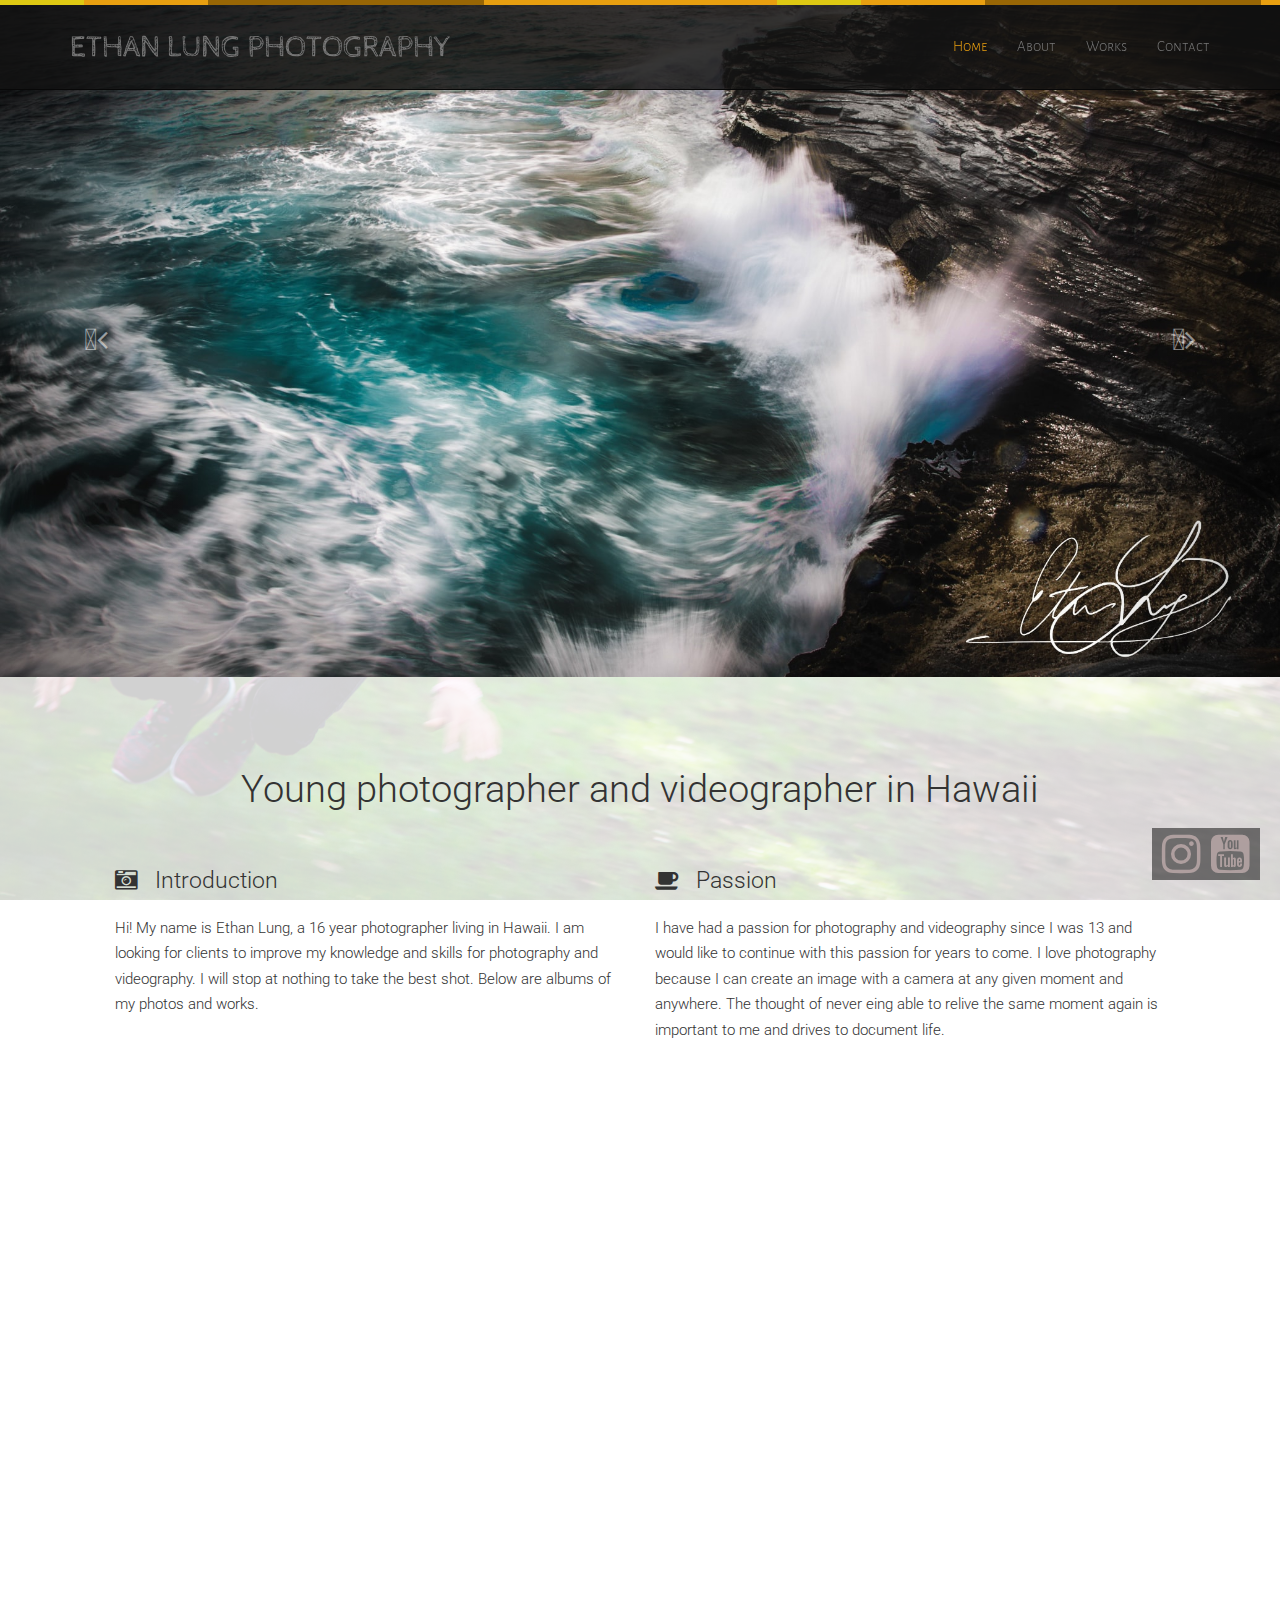
<file: index.html>
<!DOCTYPE html>
<html lang="en">
<head>
<meta charset="UTF-8" />
<meta http-equiv="Content-Type" content="text/html; charset=utf-8" />
<meta name="viewport" content="width=device-width, initial-scale=1, maximum-scale=1, user-scalable=no">
<title>Ethan Lung Photography</title>

<!-- Google fonts -->
<link href='http://fonts.googleapis.com/css?family=Roboto:400,300,700,100' rel='stylesheet' type='text/css'>
<link href='https://fonts.googleapis.com/css?family=Alegreya+Sans+SC:400,300,100' rel='stylesheet' type='text/css'>
<link href='https://fonts.googleapis.com/css?family=Cabin+Sketch' rel='stylesheet' type='text/css'>

<!-- font awesome -->
<link href="//maxcdn.bootstrapcdn.com/font-awesome/4.2.0/css/font-awesome.min.css" rel="stylesheet">

<!-- bootstrap -->
<link rel="stylesheet" href="assets/bootstrap/css/bootstrap.min.css" />

<!-- animate.css -->
<link rel="stylesheet" href="assets/animate/animate.css" />

<!-- gallery -->
<link rel="stylesheet" href="assets/gallery/blueimp-gallery.min.css">

<!-- favicon -->
<link rel="shortcut icon" href="images/favicon.ico" type="image/x-icon">
<link rel="icon" href="images/favicon.ico" type="image/x-icon">
    
<link rel="stylesheet" href="assets/custom.css">
<link rel="stylesheet" href="assets/style.css">
<link rel="stylesheet" href="assets/index.css" />
</head>

<body>
    <div id="background-overlay">
    <div class="topbar animated fadeInLeftBig"></div>
    <!-- Header Starts -->
    <div class="navbar-wrapper">
        <div class="container">
            <div class="navbar navbar-inverse navbar-fixed-top" role="navigation" id="top-nav">
                <div class="container">
                    <div class="navbar-header">
                        <!-- Logo Starts -->
                        <a class="navbar-brand" href="index.html">ETHAN LUNG PHOTOGRAPHY</a>
                        <!-- #Logo Ends -->
                        <button type="button" class="navbar-toggle collapsed" data-toggle="collapse" data-target=".navbar-collapse">
                            <span class="sr-only">Toggle navigation</span>
                            <span class="icon-bar"></span>
                            <span class="icon-bar"></span>
                            <span class="icon-bar"></span>
                        </button>
                    </div>
                    <!-- Nav Starts -->
                    <div class="navbar-collapse collapse">
                        <ul class="nav navbar-nav navbar-right scroll" id="navContainer">
                            <li id="navbarHome"><a href="#home">Home</a></li>
                            <li id="navbarAbout"><a href="#about">About</a></li>
                            <li id="navbarWorks"><a href="#works">Works</a></li>
                            <li id="navbarContact"><a href="#contact">Contact</a></li>
                        </ul>
                    </div>
                    <!-- #Nav Ends -->
                </div>
            </div>
        </div>
    </div>
<!-- #Header Starts -->




<div id="home">
<!-- Slider Starts -->
<div id="myCarousel" class="carousel slide banner-slider animated bounceInDown" data-ride="carousel">     
      <div class="carousel-inner">
        <!-- Item 1 -->
        <div class="item active">
          <img src="images/back1.jpg" alt="banner">
        </div>
        <!-- #Item 1 -->

        <!-- Item 1 -->
        <div class="item">
          <img src="images/back2.jpg" alt="banner">
        </div>
        <!-- #Item 1 -->

        <!-- Item 1 -->
        <div class="item">
          <img src="images/back3.jpg" alt="banner">
        </div>
        <!-- #Item 1 -->

        <!-- Item 1 -->
        <div class="item">
          <img src="images/back4.jpg" alt="banner">
        </div>
        <!-- #Item 1 -->
      </div>
      <a class="left carousel-control" href="#myCarousel" data-slide="prev"><span class="glyphicon-chevron-left"><i class="fa fa-angle-left"></i></span></a>
      <a class="right carousel-control" href="#myCarousel" data-slide="next"><span class="glyphicon-chevron-right"><i class="fa fa-angle-right"></i></span></a>
    </div>
<!-- #Slider Ends -->
</div>









<!-- Cirlce Starts -->
<div id="about"  class="container spacer about">
<h2 class="text-center wowload fadeInUp">Young photographer and videographer in Hawaii</h2>  
  <div class="row">
  <div class="col-sm-6 wowload fadeInLeft">
    <h4><i class="fa fa-camera-retro"></i> Introduction </h4>
    <p>Hi! My name is Ethan Lung, a 16 year photographer living in Hawaii. I am looking for clients to improve my knowledge and skills for photography and videography. I will stop at nothing to take the best shot. Below are albums of my photos and works.</p>
    

  </div>
  <div class="col-sm-6 wowload fadeInRight">
  <h4><i class="fa fa-coffee"></i> Passion</h4>
  <p>I have had a passion for photography and videography since I was 13 and would like to continue with this passion for years to come. I love photography because I can create an image with a camera at any given moment and anywhere. The thought of never eing able to relive the same moment again is important to me and drives to document life.</p>    
  </div>
  </div>

  <div class="services">
  <h3 class="text-center wowload fadeInUp">Skills</h3>
	<ul class="row text-center list-inline  wowload bounceInUp">
   		<li>
            <span><i class="fa fa-camera-retro"></i><b>Photography</b></span>
        </li>
        <li>
            <span><i class="fa fa-video-camera"></i><b>Videography</b></span>
        </li>
        <li>
            <span><i class="fa fa-film"></i><b>Editing</b></span>
        </li>
        <li>
            <span><i class="fa fa-umbrella"></i><b>Travel</b></span>
        </li>        
        <li>
            <span><i class="fa fa-heart-o"></i><b>Wedding</b></span>
        </li>
  	</ul>
  </div>
</div>
<!-- #Cirlce Ends -->


<!-- works -->
<div id="works"  class=" clearfix grid"> 
    <figure class="effect-oscar wowload fadeInUp">
        <img src="images/natureCover.jpg" alt="img01"/>
        <figcaption>
            <h2>Nature</h2>
            <p>The wonderous outdoors<br>
            <a href="nature.html" title="1">View more</a></p>        
        </figcaption>
    </figure>
     <figure class="effect-oscar wowload fadeInUp">
        <img src="images/peopleCover.jpg" alt="img02"/>
        <figcaption>
            <h2>People</h2>
            <p>Friends, family, and weddings<br>
            <a href="people.html" title="1">View more</a></p>            
        </figcaption>
    </figure>
     <figure class="effect-oscar wowload fadeInUp">
        <img src="images/locationsCover.jpg" alt="img03"/>
        <figcaption>
            <h2>Locations</h2>
            <p>Places and landmarks I encounter in my journey<br>
            <a href="locations.html" title="1">View more</a></p>            
        </figcaption>
    </figure>
</div>
<!-- works -->


<!-- About Starts -->
<div class="highlight-info">
<div class="overlay spacer">
<div class="container">
<div class="row text-center wowload fadeInDownBig">
	<div class="col-sm-3 col-xs-6">
	<i class="fa fa-smile-o  fa-5x"></i><h4>Friendly</h4>
	</div>
	<div class="col-sm-3 col-xs-6">
	<i class="fa fa-rocket  fa-5x"></i><h4>Determined</h4>
	</div>
	<div class="col-sm-3 col-xs-6">
	<i class="fa fa-picture-o  fa-5x"></i><h4>50 Photos</h4>
	</div>
	<div class="col-sm-3 col-xs-6">
	<i class="fa fa-map-marker fa-5x"></i><h4>Oahu, Hawaii</h4>
	</div>
</div>
</div>
</div>
</div>
<!-- About Ends -->








<div id="contact" class="spacer">
<!--Contact Starts-->
<div class="container contactform center">
<h2 class="text-center  wowload fadeInUp">Contact Me</h2>
  <div class="row wowload fadeInLeftBig">
        <div class="col-sm-6 col-sm-offset-3 col-xs-12">
            <form target="_blank" action="https://formspree.io/ethanlungphotography@gmail.com" method="POST">
              <input type="text" placeholder="Name" name="Name">
              <input type="text" placeholder="Contact Email" name="Email" id="email-input">
              <textarea rows="5" placeholder="Message" name="Message"></textarea>
              <button id="actual-send" style="display: none;"><i class="fa fa-paper-plane"></i>Send</button>
            </form>
            <button class="btn btn-primary" onclick="verify()"><i class="fa fa-paper-plane"></i>Send</button>
        </div>
  </div>



</div>
</div>
<!--Contact Ends-->



<!-- Footer Starts -->
<div class="footer text-center spacer">
</div>
<!-- # Footer Ends -->
<div class="gototop wowload fadeInUp">
    <div class="float-left instagram-thing">
        <a href="https://www.instagram.com/ethanlung/?hl=en" target="_blank"><i id="instagram" class="fa fa-instagram fa-3x"></i></a>
    </div>
    <div class="float-left youtube-thing">
        <a href="https://www.youtube.com/channel/UC-yUJgDILtUagpOP1qmYMfw" target="_blank"><i id="youtube" class="fa fa-youtube-square fa-3x"></i></a>
    </div>
</div>


<!-- The Bootstrap Image Gallery lightbox, should be a child element of the document body -->
<div id="blueimp-gallery" class="blueimp-gallery blueimp-gallery-controls">
    <!-- The container for the modal slides -->
    <div class="slides"></div>
    <!-- Controls for the borderless lightbox -->
    <h3 class="title">Title</h3>
    <a class="prev">‹</a>
    <a class="next">›</a>
    <a class="close">×</a>
    <!-- The modal dialog, which will be used to wrap the lightbox content -->    
</div>

    </div>
<!-- jquery -->
<script src="assets/jquery.js"></script>

<!-- wow script -->
<script src="assets/wow/wow.min.js"></script>


<!-- boostrap -->
<script src="assets/bootstrap/js/bootstrap.js" type="text/javascript" ></script>

<!-- jquery mobile -->
<script src="assets/mobile/touchSwipe.min.js"></script>
<script src="assets/respond/respond.js"></script>

<!-- gallery -->
<script src="assets/gallery/jquery.blueimp-gallery.min.js"></script>

<!-- custom script -->
<script src="assets/navbarScrollHelp/lib/jquery.waypoints.js"></script>
<script src="assets/script.js"></script>

</body>
</html>
</file>
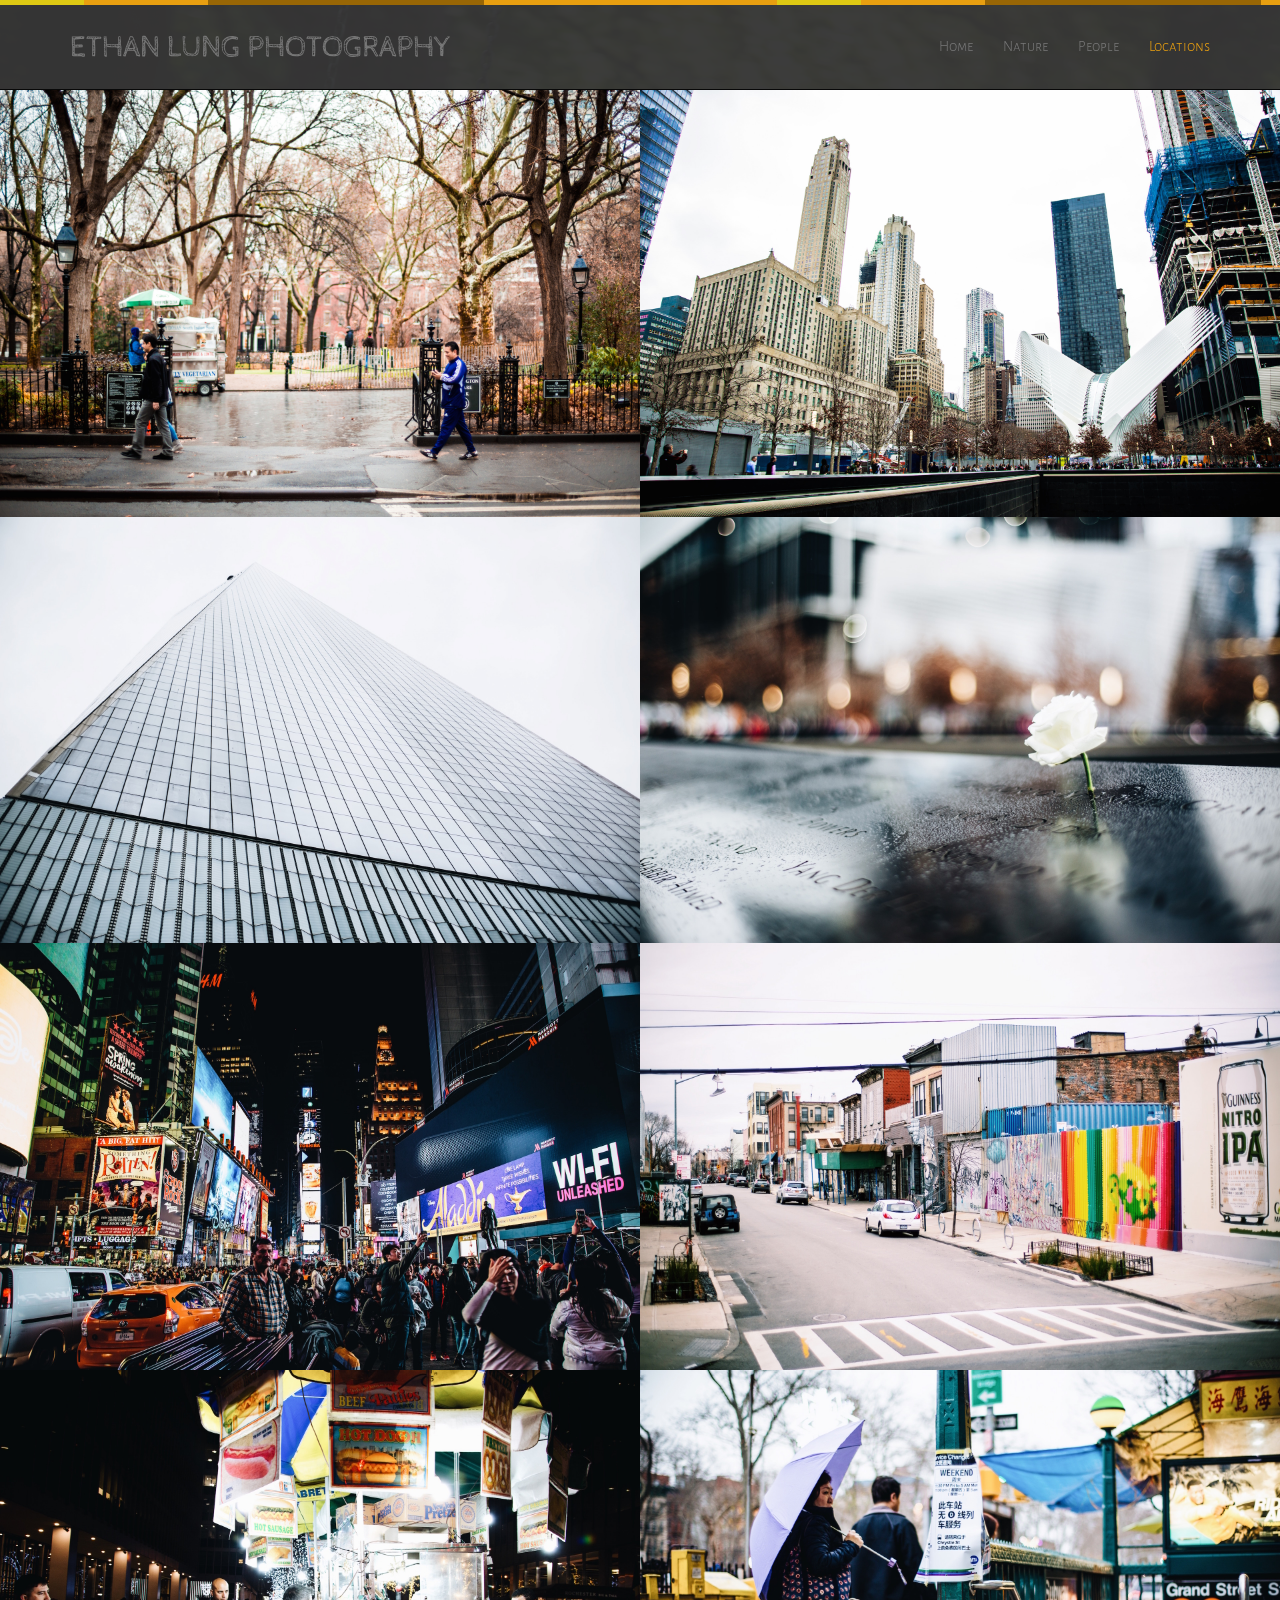
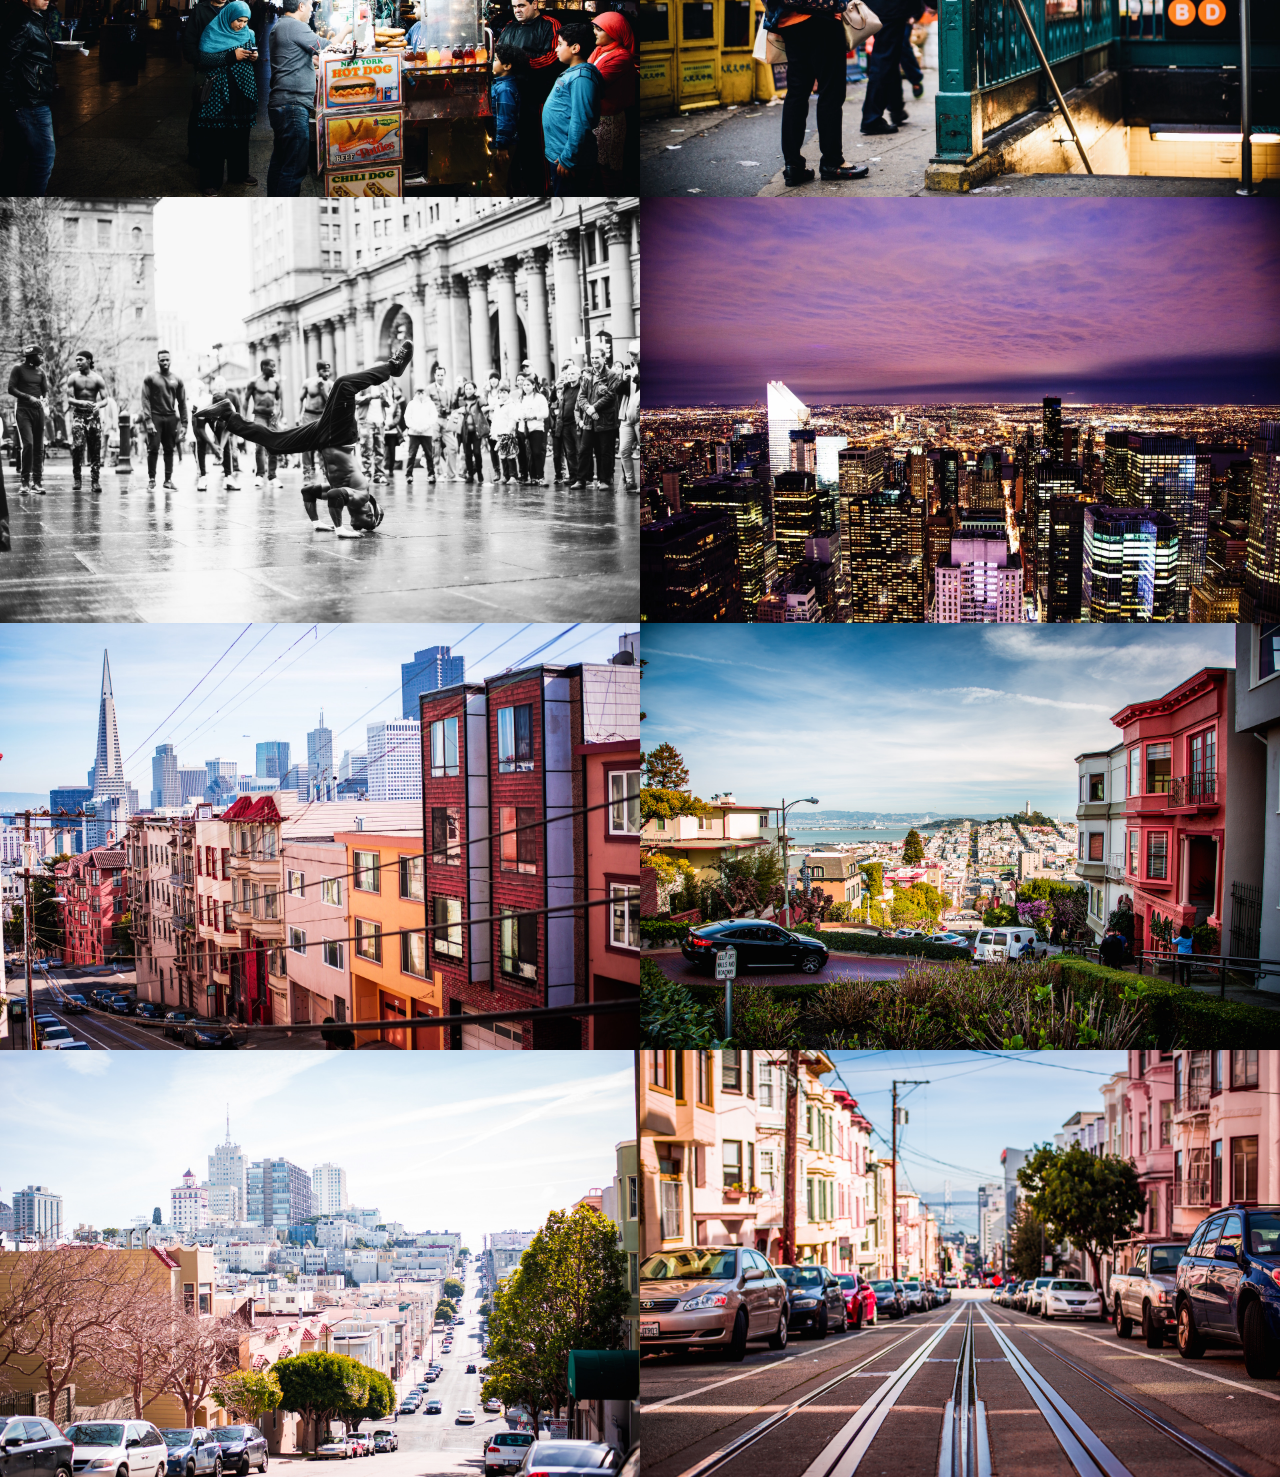
<file: locations.html>
<!DOCTYPE html>
<html lang="en">
<head>
<meta charset="UTF-8" />
<meta http-equiv="Content-Type" content="text/html; charset=utf-8" />
<meta name="viewport" content="width=device-width, initial-scale=1, maximum-scale=1, user-scalable=no">
<title>Ethan Lung Photography</title>

<!-- Google fonts -->
<link href='http://fonts.googleapis.com/css?family=Roboto:400,300,700,100' rel='stylesheet' type='text/css'>
<link href='https://fonts.googleapis.com/css?family=Alegreya+Sans+SC:400,300,100' rel='stylesheet' type='text/css'>
<link href='https://fonts.googleapis.com/css?family=Cabin+Sketch' rel='stylesheet' type='text/css'>

<!-- font awesome -->
<link href="//maxcdn.bootstrapcdn.com/font-awesome/4.2.0/css/font-awesome.min.css" rel="stylesheet">

<!-- bootstrap -->
<link rel="stylesheet" href="assets/bootstrap/css/bootstrap.min.css" />

<!-- animate.css -->
<link rel="stylesheet" href="assets/animate/animate.css" />
<link rel="stylesheet" href="assets/animate/set.css" />

<!-- gallery -->
<link rel="stylesheet" href="assets/gallery/blueimp-gallery.min.css">

<!-- favicon -->
<link rel="shortcut icon" href="images/favicon.ico" type="image/x-icon">
<link rel="icon" href="images/favicon.ico" type="image/x-icon">

<link rel="stylesheet" href="assets/custom.css">
<link rel="stylesheet" href="assets/style.css">

</head>

<body>
    <div id="background-overlay">
        <div class="topbar animated fadeInLeftBig"></div>
        <!-- Header Starts -->
        <div class="navbar-wrapper">
            <div class="container">
                <div class="navbar navbar-inverse navbar-fixed-top" role="navigation" id="top-nav">
                    <div class="container">
                        <div class="navbar-header">
                            <!-- Logo Starts -->
                            <a class="navbar-brand" href="index.html">ETHAN LUNG PHOTOGRAPHY</a>
                            <!-- #Logo Ends -->
                            <button type="button" class="navbar-toggle collapsed" data-toggle="collapse" data-target=".navbar-collapse">
                                <span class="sr-only">Toggle navigation</span>
                                <span class="icon-bar"></span>
                                <span class="icon-bar"></span>
                                <span class="icon-bar"></span>
                            </button>
                        </div>
                        <!-- Nav Starts -->
                        <div class="navbar-collapse  collapse">
                            <ul class="nav navbar-nav navbar-right scroll">
                                <li ><a href="index.html">Home</a></li>
                                <li ><a href="nature.html">Nature</a></li>
                                <li ><a href="people.html">People</a></li>
                                <li class="active"><a href="locations.html">Locations</a></li>
                            </ul>
                        </div>
                        <!-- #Nav Ends -->
                    </div>
                </div>
            </div>
        </div>
        
        <div id="works"  class="clearfix grid"> 
            <figure class="wowload fadeInUp">
                <img src="images/locations/location1.jpg" alt="img01"/>
                <figcaption>
                    <a href="images/locations/location1.jpg" title="1" data-gallery></a>          
                </figcaption>
            </figure>
            <figure class="wowload fadeInUp">
                <img src="images/locations/location2.jpg" alt="img02"/>
                <figcaption>
                    <a href="images/locations/location2.jpg" title="2" data-gallery></a>          
                </figcaption>
            </figure>
            <figure class="wowload fadeInUp">
                <img src="images/locations/location3.jpg" alt="img03"/>
                <figcaption>
                    <a href="images/locations/location3.jpg" title="3" data-gallery></a>          
                </figcaption>
            </figure>
            <figure class="wowload fadeInUp">
                <img src="images/locations/location4.jpg" alt="img04"/>
                <figcaption>
                    <a href="images/locations/location4.jpg" title="4" data-gallery></a>          
                </figcaption>
            </figure>
            <figure class="wowload fadeInUp">
                <img src="images/locations/location5.jpg" alt="img05"/>
                <figcaption>
                    <a href="images/locations/location5.jpg" title="5" data-gallery></a>          
                </figcaption>
            </figure>
            <figure class="wowload fadeInUp">
                <img src="images/locations/location6.jpg" alt="img06"/>
                <figcaption>
                    <a href="images/locations/location6.jpg" title="6" data-gallery></a>          
                </figcaption>
            </figure>
            <figure class="wowload fadeInUp">
                <img src="images/locations/location7.jpg" alt="img07"/>
                <figcaption>
                    <a href="images/locations/location7.jpg" title="7" data-gallery></a>          
                </figcaption>
            </figure>
            <figure class="wowload fadeInUp">
                <img src="images/locations/location8.jpg" alt="img08"/>
                <figcaption>
                    <a href="images/locations/location8.jpg" title="8" data-gallery></a>          
                </figcaption>
            </figure>
            <figure class="wowload fadeInUp">
                <img src="images/locations/location9.jpg" alt="img09"/>
                <figcaption>
                    <a href="images/locations/location9.jpg" title="9" data-gallery></a>          
                </figcaption>
            </figure>
            <figure class="wowload fadeInUp">
                <img src="images/locations/location10.jpg" alt="img010"/>
                <figcaption>
                    <a href="images/locations/location10.jpg" title="10" data-gallery></a>          
                </figcaption>
            </figure>
            <figure class="wowload fadeInUp">
                <img src="images/locations/location11.jpg" alt="img011"/>
                <figcaption>
                    <a href="images/locations/location11.jpg" title="11" data-gallery></a>          
                </figcaption>
            </figure>
            <figure class="wowload fadeInUp">
                <img src="images/locations/location12.jpg" alt="img012"/>
                <figcaption>
                    <a href="images/locations/location12.jpg" title="12" data-gallery></a>          
                </figcaption>
            </figure>
            <figure class="wowload fadeInUp">
                <img src="images/locations/location13.jpg" alt="img013"/>
                <figcaption>
                    <a href="images/locations/location13.jpg" title="13" data-gallery></a>          
                </figcaption>
            </figure>
            <figure class="wowload fadeInUp">
                <img src="images/locations/location14.jpg" alt="img014"/>
                <figcaption>
                    <a href="images/locations/location14.jpg" title="14" data-gallery></a>          
                </figcaption>
            </figure>
        </div>




<!-- The Bootstrap Image Gallery lightbox, should be a child element of the document body -->
<div id="blueimp-gallery" class="blueimp-gallery blueimp-gallery-controls">
    <!-- The container for the modal slides -->
    <div class="slides"></div>
    <!-- Controls for the borderless lightbox -->
    <h3 class="title">Title</h3>
    <a class="prev">‹</a>
    <a class="next">›</a>
    <a class="close">×</a>
    <!-- The modal dialog, which will be used to wrap the lightbox content -->    
</div>


    </div>
<!-- jquery -->
<script src="assets/jquery.js"></script>

<!-- wow script -->
<script src="assets/wow/wow.min.js"></script>


<!-- boostrap -->
<script src="assets/bootstrap/js/bootstrap.js" type="text/javascript" ></script>

<!-- jquery mobile -->
<script src="assets/mobile/touchSwipe.min.js"></script>
<script src="assets/respond/respond.js"></script>

<!-- gallery -->
<script src="assets/gallery/jquery.blueimp-gallery.min.js"></script>

<!-- custom script -->
<script src="assets/subs.js"></script>

</body>
</html>
</file>
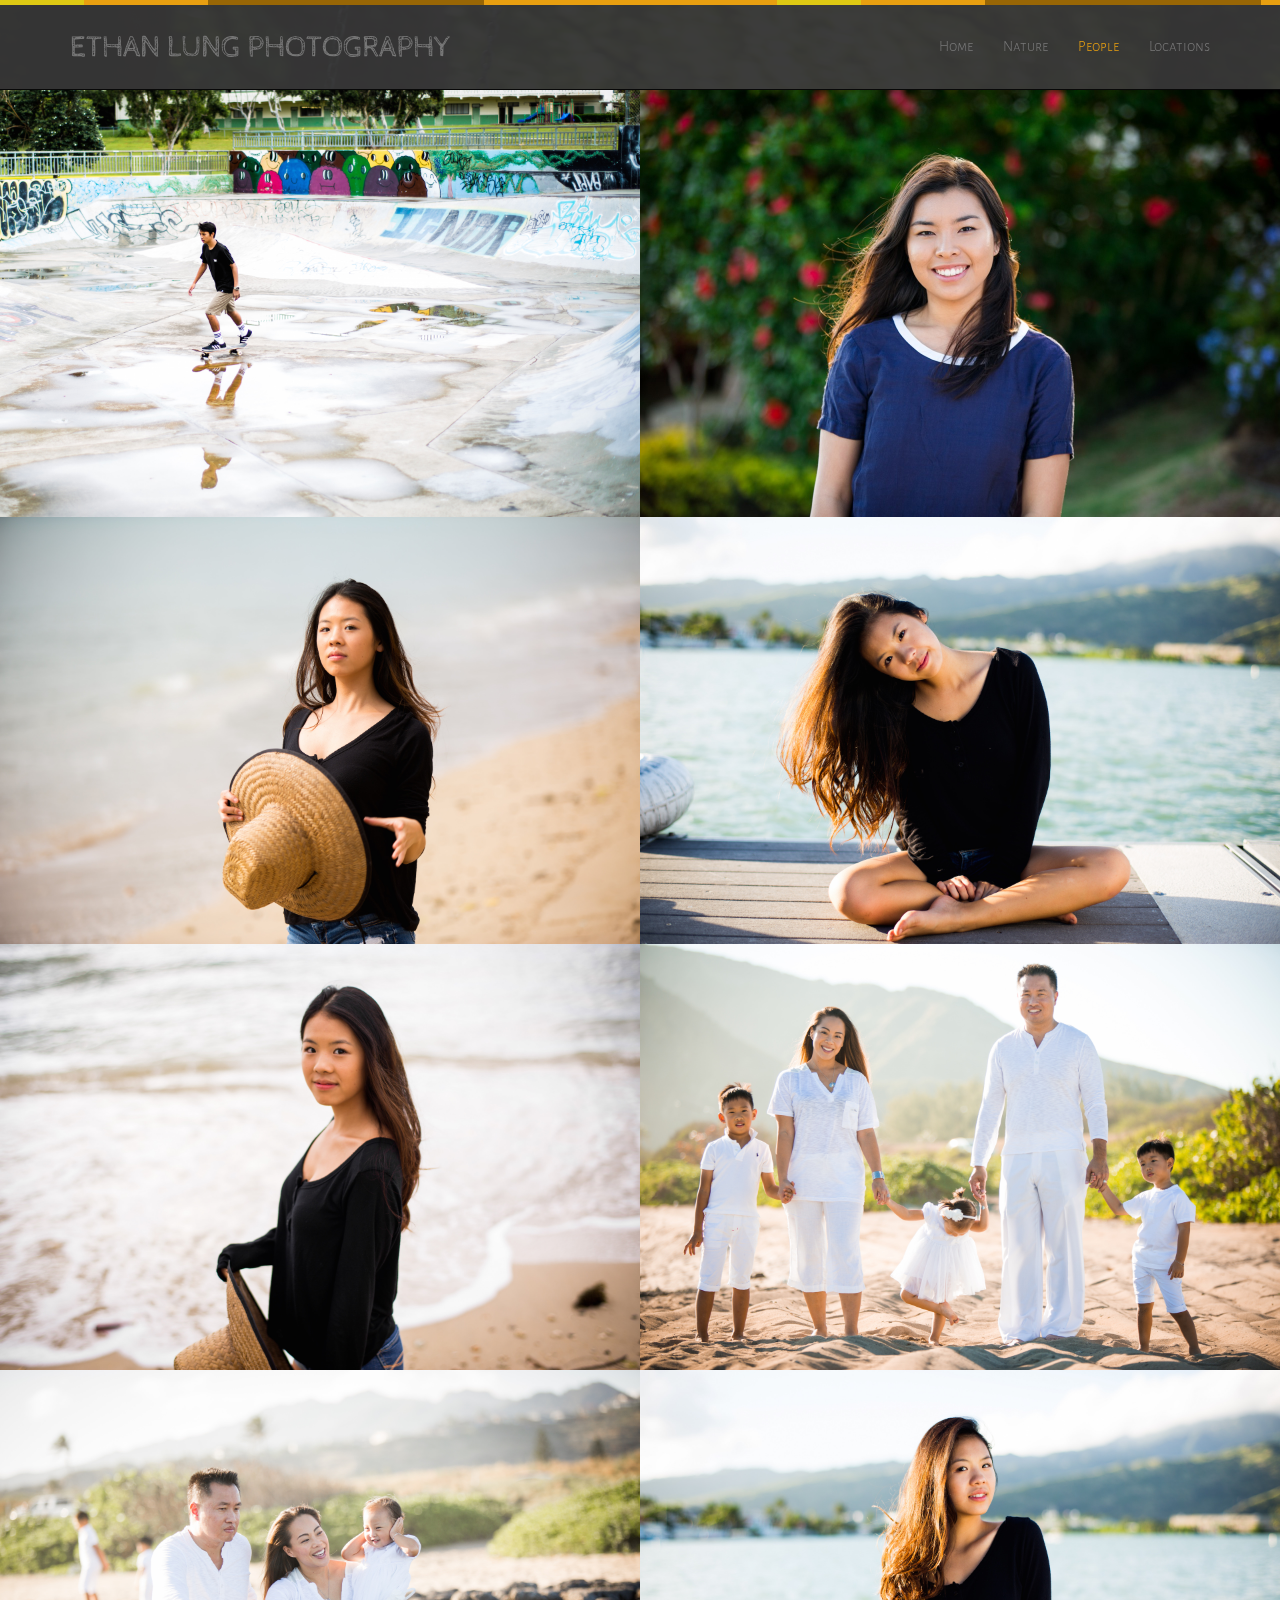
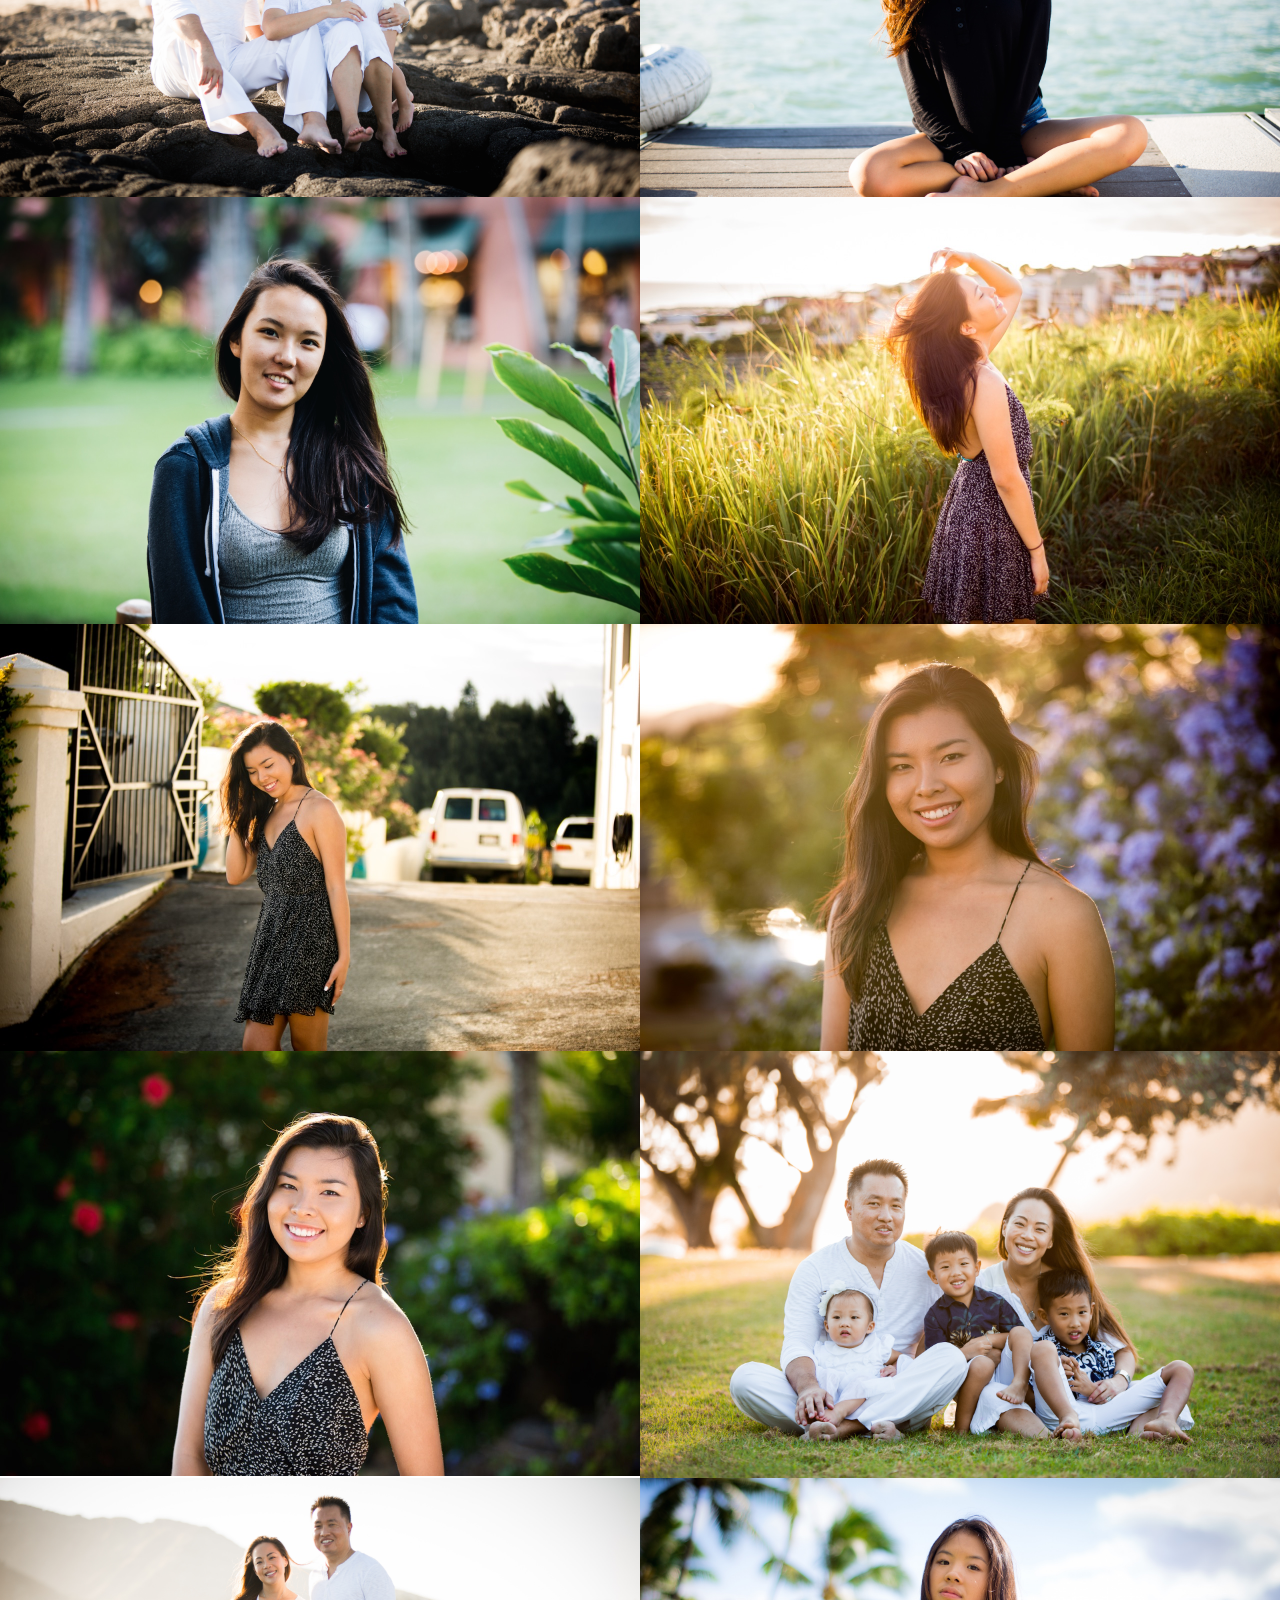
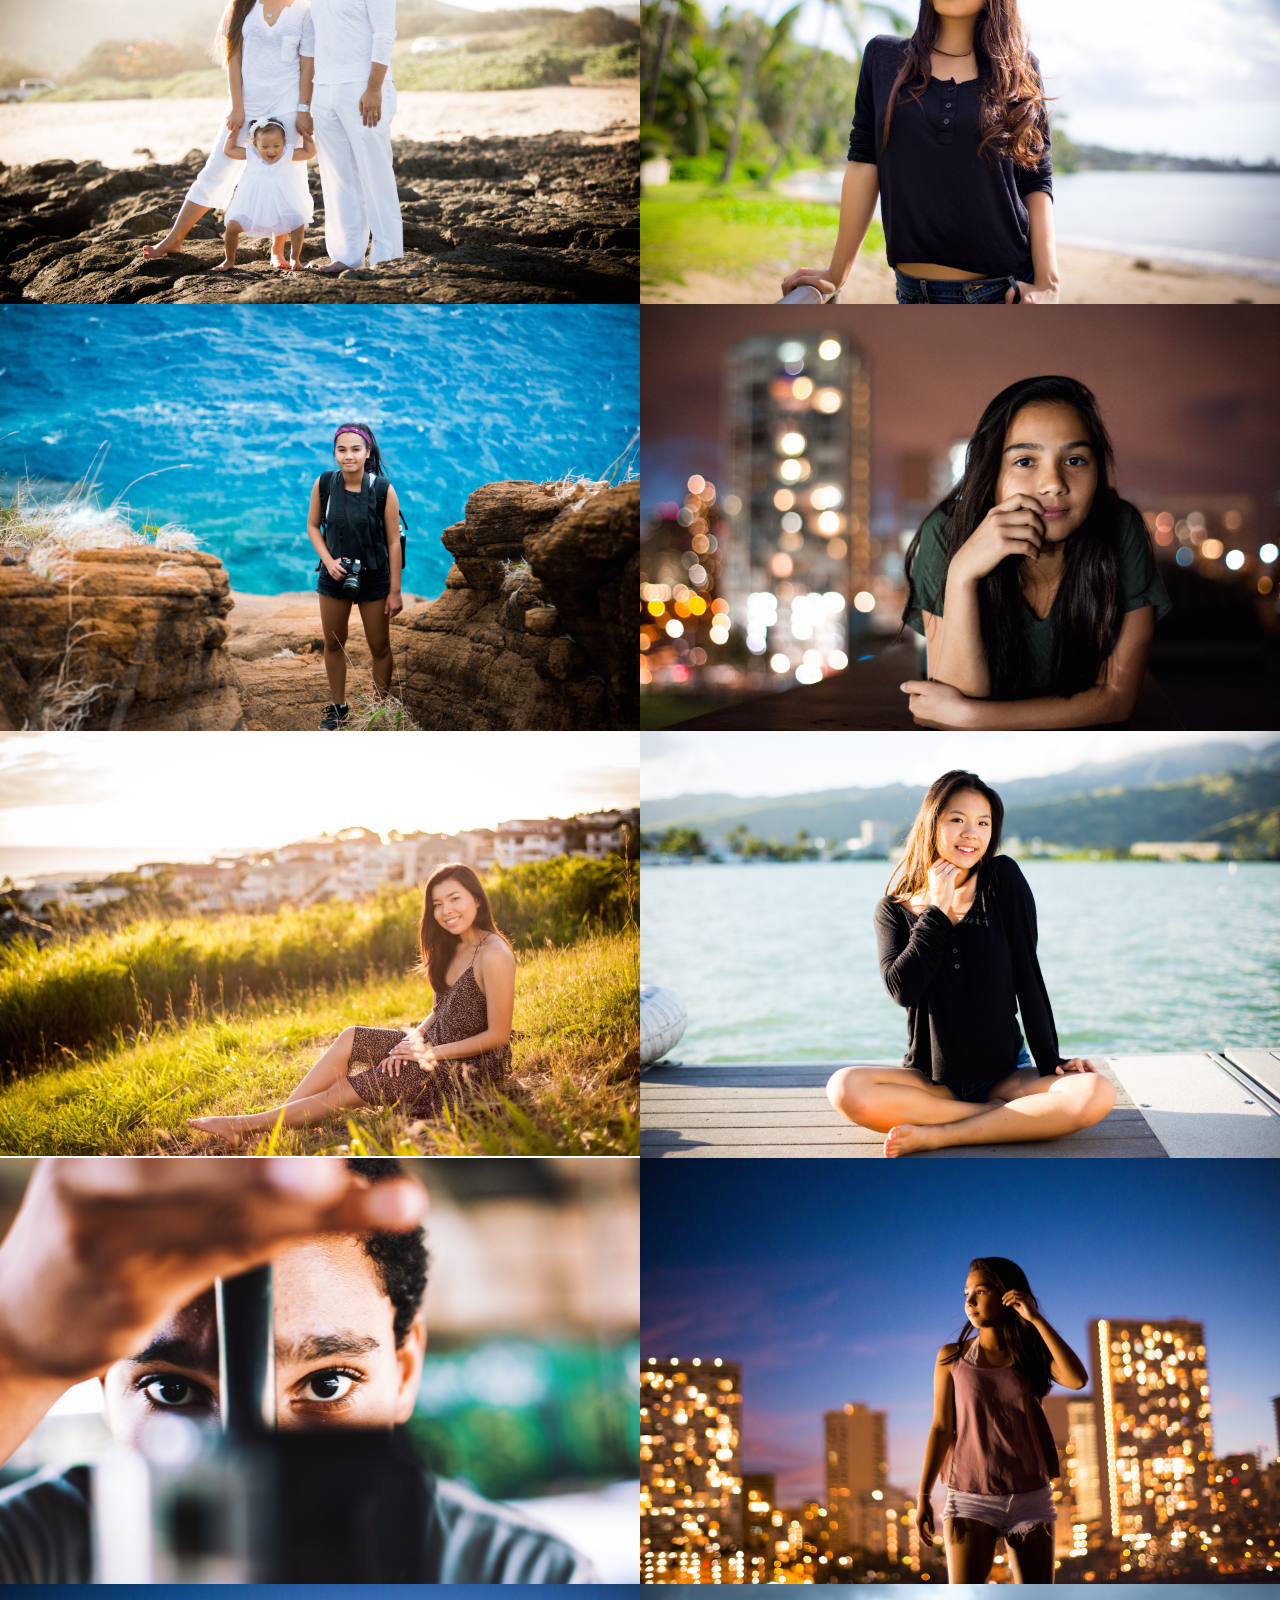
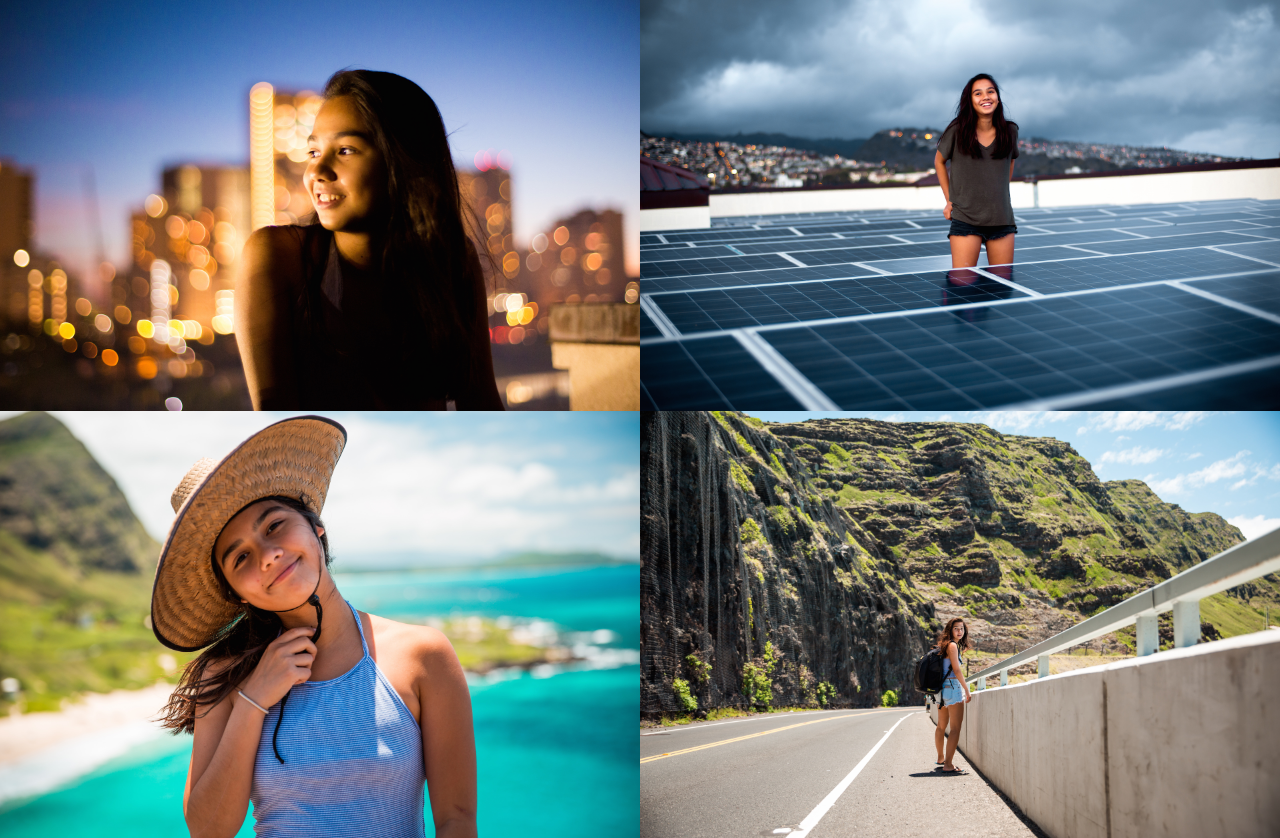
<file: people.html>
<!DOCTYPE html>
<html lang="en">
<head>
<meta charset="UTF-8" />
<meta http-equiv="Content-Type" content="text/html; charset=utf-8" />
<meta name="viewport" content="width=device-width, initial-scale=1, maximum-scale=1, user-scalable=no">
<title>Ethan Lung Photography</title>

<!-- Google fonts -->
<link href='http://fonts.googleapis.com/css?family=Roboto:400,300,700,100' rel='stylesheet' type='text/css'>
<link href='https://fonts.googleapis.com/css?family=Alegreya+Sans+SC:400,300,100' rel='stylesheet' type='text/css'>
<link href='https://fonts.googleapis.com/css?family=Cabin+Sketch' rel='stylesheet' type='text/css'>

<!-- font awesome -->
<link href="//maxcdn.bootstrapcdn.com/font-awesome/4.2.0/css/font-awesome.min.css" rel="stylesheet">

<!-- bootstrap -->
<link rel="stylesheet" href="assets/bootstrap/css/bootstrap.min.css" />

<!-- animate.css -->
<link rel="stylesheet" href="assets/animate/animate.css" />
<link rel="stylesheet" href="assets/animate/set.css" />

<!-- gallery -->
<link rel="stylesheet" href="assets/gallery/blueimp-gallery.min.css">

<!-- favicon -->
<link rel="shortcut icon" href="images/favicon.ico" type="image/x-icon">
<link rel="icon" href="images/favicon.ico" type="image/x-icon">

<link rel="stylesheet" href="assets/custom.css">
<link rel="stylesheet" href="assets/style.css">

</head>

<body>
    <div id="background-overlay">
        <div class="topbar animated fadeInLeftBig"></div>
        <!-- Header Starts -->
        <div class="navbar-wrapper">
            <div class="container">
                <div class="navbar navbar-inverse navbar-fixed-top" role="navigation" id="top-nav">
                    <div class="container">
                        <div class="navbar-header">
                            <!-- Logo Starts -->
                            <a class="navbar-brand" href="index.html">ETHAN LUNG PHOTOGRAPHY</a>
                            <!-- #Logo Ends -->
                            <button type="button" class="navbar-toggle collapsed" data-toggle="collapse" data-target=".navbar-collapse">
                                <span class="sr-only">Toggle navigation</span>
                                <span class="icon-bar"></span>
                                <span class="icon-bar"></span>
                                <span class="icon-bar"></span>
                            </button>
                        </div>
                        <!-- Nav Starts -->
                        <div class="navbar-collapse  collapse">
                            <ul class="nav navbar-nav navbar-right scroll">
                                <li ><a href="index.html">Home</a></li>
                                <li ><a href="nature.html">Nature</a></li>
                                <li class="active"><a href="people.html">People</a></li>
                                <li ><a href="locations.html">Locations</a></li>
                            </ul>
                        </div>
                        <!-- #Nav Ends -->
                    </div>
                </div>
            </div>
        </div>
        
        <div id="works"  class="clearfix grid"> 
            <figure class="wowload fadeInUp">
                <img src="images/people/people1.jpg" alt="img01"/>
                <figcaption>
                    <a href="images/people/people1.jpg" title="1" data-gallery></a>          
                </figcaption>
            </figure>
            <figure class="wowload fadeInUp">
                <img src="images/people/people2.jpg" alt="img01"/>
                <figcaption>
                    <a href="images/people/people2.jpg" title="2" data-gallery></a>          
                </figcaption>
            </figure>
            <figure class="wowload fadeInUp">
                <img src="images/people/people3.jpg" alt="img01"/>
                <figcaption>
                    <a href="images/people/people3.jpg" title="3" data-gallery></a>          
                </figcaption>
            </figure>
            <figure class="wowload fadeInUp">
                <img src="images/people/people4.jpg" alt="img01"/>
                <figcaption>
                    <a href="images/people/people4.jpg" title="4" data-gallery></a>          
                </figcaption>
            </figure>
            <figure class="wowload fadeInUp">
                <img src="images/people/people5.jpg" alt="img01"/>
                <figcaption>
                    <a href="images/people/people5.jpg" title="5" data-gallery></a>          
                </figcaption>
            </figure>
            <figure class="wowload fadeInUp">
                <img src="images/people/people6.jpg" alt="img01"/>
                <figcaption>
                    <a href="images/people/people6.jpg" title="6" data-gallery></a>          
                </figcaption>
            </figure>
            <figure class="wowload fadeInUp">
                <img src="images/people/people7.jpg" alt="img01"/>
                <figcaption>
                    <a href="images/people/people7.jpg" title="7" data-gallery></a>          
                </figcaption>
            </figure>
            <figure class="wowload fadeInUp">
                <img src="images/people/people8.jpg" alt="img01"/>
                <figcaption>
                    <a href="images/people/people8.jpg" title="8" data-gallery></a>          
                </figcaption>
            </figure>
            <figure class="wowload fadeInUp">
                <img src="images/people/people9.jpg" alt="img01"/>
                <figcaption>
                    <a href="images/people/people9.jpg" title="9" data-gallery></a>          
                </figcaption>
            </figure>
            <figure class="wowload fadeInUp">
                <img src="images/people/people10.jpg" alt="img01"/>
                <figcaption>
                    <a href="images/people/people10.jpg" title="10" data-gallery></a>          
                </figcaption>
            </figure>
            <figure class="wowload fadeInUp">
                <img src="images/people/people11.jpg" alt="img01"/>
                <figcaption>
                    <a href="images/people/people11.jpg" title="11" data-gallery></a>          
                </figcaption>
            </figure>
            <figure class="wowload fadeInUp">
                <img src="images/people/people12.jpg" alt="img01"/>
                <figcaption>
                    <a href="images/people/people12.jpg" title="12" data-gallery></a>          
                </figcaption>
            </figure>
            <figure class="wowload fadeInUp">
                <img src="images/people/people13.jpg" alt="img01"/>
                <figcaption>
                    <a href="images/people/people13.jpg" title="13" data-gallery></a>          
                </figcaption>
            </figure>
            <figure class="wowload fadeInUp">
                <img src="images/people/people14.jpg" alt="img01"/>
                <figcaption>
                    <a href="images/people/people14.jpg" title="14" data-gallery></a>          
                </figcaption>
            </figure>
            <figure class="wowload fadeInUp">
                <img src="images/people/people15.jpg" alt="img01"/>
                <figcaption>
                    <a href="images/people/people15.jpg" title="15" data-gallery></a>          
                </figcaption>
            </figure>
            <figure class="wowload fadeInUp">
                <img src="images/people/people16.jpg" alt="img01"/>
                <figcaption>
                    <a href="images/people/people16.jpg" title="16" data-gallery></a>          
                </figcaption>
            </figure>
            <figure class="wowload fadeInUp">
                <img src="images/people/people17.jpg" alt="img01"/>
                <figcaption>
                    <a href="images/people/people17.jpg" title="17" data-gallery></a>          
                </figcaption>
            </figure>
            <figure class="wowload fadeInUp">
                <img src="images/people/people18.jpg" alt="img01"/>
                <figcaption>
                    <a href="images/people/people18.jpg" title="18" data-gallery></a>          
                </figcaption>
            </figure>
            <figure class="wowload fadeInUp">
                <img src="images/people/people19.jpg" alt="img01"/>
                <figcaption>
                    <a href="images/people/people19.jpg" title="19" data-gallery></a>          
                </figcaption>
            </figure>
            <figure class="wowload fadeInUp">
                <img src="images/people/people20.jpg" alt="img01"/>
                <figcaption>
                    <a href="images/people/people20.jpg" title="20" data-gallery></a>          
                </figcaption>
            </figure>
            <figure class="wowload fadeInUp">
                <img src="images/people/people21.jpg" alt="img01"/>
                <figcaption>
                    <a href="images/people/people21.jpg" title="21" data-gallery></a>          
                </figcaption>
            </figure>
            <figure class="wowload fadeInUp">
                <img src="images/people/people22.jpg" alt="img01"/>
                <figcaption>
                    <a href="images/people/people22.jpg" title="22" data-gallery></a>          
                </figcaption>
            </figure>
            <figure class="wowload fadeInUp">
                <img src="images/people/people23.jpg" alt="img01"/>
                <figcaption>
                    <a href="images/people/people23.jpg" title="23" data-gallery></a>          
                </figcaption>
            </figure>
            <figure class="wowload fadeInUp">
                <img src="images/people/people24.jpg" alt="img01"/>
                <figcaption>
                    <a href="images/people/people24.jpg" title="24" data-gallery></a>          
                </figcaption>
            </figure>
            <figure class="wowload fadeInUp">
                <img src="images/people/people25.jpg" alt="img01"/>
                <figcaption>
                    <a href="images/people/people25.jpg" title="25" data-gallery></a>          
                </figcaption>
            </figure>
            <figure class="wowload fadeInUp">
                <img src="images/people/people26.jpg" alt="img01"/>
                <figcaption>
                    <a href="images/people/people26.jpg" title="26" data-gallery></a>          
                </figcaption>
            </figure>
        </div>




<!-- The Bootstrap Image Gallery lightbox, should be a child element of the document body -->
<div id="blueimp-gallery" class="blueimp-gallery blueimp-gallery-controls">
    <!-- The container for the modal slides -->
    <div class="slides"></div>
    <!-- Controls for the borderless lightbox -->
    <h3 class="title">Title</h3>
    <a class="prev">‹</a>
    <a class="next">›</a>
    <a class="close">×</a>
    <!-- The modal dialog, which will be used to wrap the lightbox content -->    
</div>


    </div>
<!-- jquery -->
<script src="assets/jquery.js"></script>

<!-- wow script -->
<script src="assets/wow/wow.min.js"></script>


<!-- boostrap -->
<script src="assets/bootstrap/js/bootstrap.js" type="text/javascript" ></script>

<!-- jquery mobile -->
<script src="assets/mobile/touchSwipe.min.js"></script>
<script src="assets/respond/respond.js"></script>

<!-- gallery -->
<script src="assets/gallery/jquery.blueimp-gallery.min.js"></script>

<!-- custom script -->
<script src="assets/subs.js"></script>

</body>
</html>
</file>
<file: assets/custom.css>
body {
    -webkit-font-smoothing: antialiased;
    color:#333;	
    font:300 15px/15px Roboto,Arial,Helvetica;
    background:url(../images/bg.jpg) fixed;
    background-size: cover;
}
#background-overlay {
    background-color: rgba(255, 255, 255, 0.82);
}
.navbar-brand {
    font-size: 30px; 
    margin-top: 18px; 
    font-family: Cabin Sketch;
    font-weight: 400;
}
.navbar-nav {
    font-family: Alegreya Sans SC;
}
.gototop a i {
    -webkit-transition: color 0.3s, opacity 0.3s;
    color: #bfacac;
    opacity: 0.8;
    vertical-align: middle;
}
.gototop a i:hover {
    color: #ffffff;
    opacity: : 1;
    vertical-align: middle;
}
@media (max-width: 767px) {
    .navbar-brand {
        font-size: 22px;
    }
}
</file>
<file: assets/style.css>
a{color:#00a9c6; text-decoration:none;}
a:hover{color:#666;}
.btn,a,.btn:hover,a:hover {
-webkit-transition: all 0.3s ease-in-out;
-moz-transition: all 0.3s ease-in-out;
-ms-transition: all 0.3s ease-in-out;
-o-transition: all 0.3s ease-in-out;
transition: all 0.3s ease-in-out;
outline: none !important;
}

h1,h2,h3,h4{margin: 0;line-height: 1em;}
h1{font:700 5em Roboto,Arial,Helvetica;margin:0.25em 0;text-transform: uppercase;}
h2{font:300 2.5em Roboto,Arial,Helvetica;margin-bottom: 1.5em;}
h3{font:300 2em Roboto,Arial,Helvetica;margin:2em 0 1em 0;}
h4{font:300 1.5em Roboto,Arial,Helvetica;margin-bottom: 1em;}
h4 i{margin-right: 0.5em;}

p{font-size:1em;line-height: 1.7em; margin-bottom: 1.7em;}

.spacer{padding: 6em 0;}

.btn{border:none;border-radius: 0;padding: 1em 4em;background: rgba(0,0,0,0.5);text-transform: uppercase;}
.btn:hover,.btn:active{color: #fff;}
.btn-default{color: #ccc;border: 1px solid #aaa;}
.btn-default:hover,.btn-default:active{background: rgba(0,0,0,0.8);}
.btn-primary{color: #fff;background:#e89f10;width: 100%;outline: none;}
.btn-primary:hover,.btn-primary:active,.btn-primary:focus{background:#f3c024;box-shadow: none;}

.topbar {background:url(../images/lines.png);height:5px;position: fixed;top: 0;width: 100%;z-index: 1000;}
.navbar-nav > li > a{font-size: 1em;line-height: 3.6em;}
.navbar-fixed-top{top: 5px;}
.navbar-inverse{background: rgba(17, 17, 17, 0.82);}
.navbar-inverse .navbar-nav>.active>a, .navbar-inverse .navbar-nav>.active>a:hover, .navbar-inverse .navbar-nav>.active>a:focus{background: none;color: #E89F10;}

#head,.carousel{margin-top: 0;}

#home{padding-top: 0;}

/*about*/
.about.spacer{padding-left: 4em; padding-right: 4em;padding-bottom: 0;}
.services ul li{width: 10em;height: 10em;border: 1px solid #acacac;padding: 0;border-radius: 50%;margin: 0 1.25em;line-height: 13.5em;color: #999;}
.services ul li span{line-height: 2em;display: inline-block;font-weight: 300;}
.services ul li span i{font-size: 3em;}
.services ul li span b{display: block;font-size: 1em;font-weight: 300;}


/*testimonials*/
.partners img{float: left;margin:0 75px 30px 0;}
.testimonails{min-height: 195px;}
.testimonails img{margin-top: 5px;}
.testimonails span{color: #888;}
.testimonails span b{font-weight: 400;}
.carousel-indicators li{border: 1px solid #f3c024;}
.carousel-indicators{bottom: 0;}

/*works*/
#works{padding-top:6em;}
#works figcaption a{border:1px solid #fff;margin-top: 1em;display: inline-block;color: #fff;padding: 0 2em;}
#works figcaption a:hover{text-decoration: none;padding: 0 3em;}
/*works*/

/*team*/
.team figure{width: 100%;}
.team img{width: 100%;}
.team b{font-size: 1.2em;display: block;}
.team a i.fa{color: #fff; font-size: 2em;}
.team a i.fa:hover{color: #E89F10;}


.highlight-info{ background:url(../images/lab.jpg) center fixed; background-size: cover; color:#fff;}
.highlight-info .overlay{background: rgba(232,159,16,0.7);}
.highlight-info h4{color: #fff;margin:0.5em 0 0 0;}
/*about us*/






.float-left {
    float: left;
}
.instagram-thing {
    margin-right: 5px;
    margin-top: 5px;
    margin-bottom: 5px;
}
.youtube-thing {
    margin-left: 5px;
    margin-top: 5px;
    margin-bottom: 5px;
}



/*contact*/
.contactform textarea,.contactform input{width: 100%;padding:1em;border:1px solid #ccc;margin-bottom: 1em;border-radius: 0;outline: none;}
/*contact*/


.footer{background-color: #111; color: #fff; font-size: 1em;color: #aaa;}
.footer a{color: #aaa;margin: 0 1em; }

.gototop{position: fixed;bottom: 20px; right: 20px;background: rgba(0,0,0,0.5);padding: 10px;color: #fff;}
.gototop i{line-height: 0.5em;}

@media (max-width: 799px) {
	.grid figure {width: 100%;}
}
@media (max-width: 1200px) {
	body{font:300 13px/13px Roboto,Arial,Helvetica;}
	.navbar-brand{padding-top: 11px;}
	.services ul li{margin:0 0.5em; }
	
	.grid figure h2{font: 700 1.5em Roboto,Arial,Helvetica;}
	figure.effect-oscar figcaption{padding: 12%;}
	figure.effect-oscar figcaption::before,figure.effect-chico figcaption::before{top: 20px;right: 20px;bottom: 20px;left: 20px;}

	.partners img{margin: 0 25px 25px 0;}
}

@media (max-width: 900px) {
	h1{font: 700 3.5em Roboto,Arial,Helvetica;}
	h4 {font: 300 1.3em Roboto,Arial,Helvetica;}
	.btn{padding: 1em 2em;}
	.partners img{margin: 0 15px 25px 0;width: 157px;}
	.services ul li{width: 9em;height: 9em;}
	figure.effect-chico figcaption {padding: 2em;}	
	figure.effect-oscar figcaption {padding: 20%;}
	figure.effect-chico figcaption::before{top: 10px;right: 10px;bottom: 10px;left: 10px;}
	.grid figure.effect-chico p{font-size: 0.6em;line-height: 1.5em;}	
}


@media (max-width: 767px) {
	body{font:300 12px/12px Roboto,Arial,Helvetica;}
	.navbar-nav > li > a {line-height: 1em;}	
	.navbar-brand{padding: 7px;}
	.navbar-brand img{height: 37px;}
	.navbar-toggle{margin-top: 16px;}

	.carousel-caption,.carousel-control,.carousel-indicators{display: none;}

	h2.text-center{text-align: left;font-size: 1.7em;}
	h4 {font: 300 1.2em Roboto,Arial,Helvetica;}
	#partners h2{padding: 0 1em;} 
	#home {padding-top: 74px;}
    .navbar-inverse{background: rgba(17, 17, 17, 1);}
    
	.partners{display: block;float: left;}
	.partners img{width: 120px;}
    
    .gototop {
        width: 50px;
    }
    .float-left {
        float: none;
    }
    .instagram-thing {
        margin-bottom: 20px;
        margin-top: 3px;
    }
    .youtube-thing {
        margin-top: 20px;
        margin-bottom: 3px;
    }
	.about.spacer{padding-left: 2em;padding-right: 2em;}
	.spacer{padding:2em 0 0 0;}
	.services ul li{margin-bottom: 1em;}

	.highlight-info .overlay{padding-bottom: 2em;}

	.grid.team div{margin: 0;padding: 0;}
	figure.effect-chico figcaption {padding: 1.5em;}
	.footer{margin-top: 2em;padding-bottom: 2em;}
}
</file>
<file: assets/index.css>
.grid {
	position: relative;
	margin: 0 auto;
	list-style: none;
	text-align: center;
}

/* Common style */
.grid figure {
	position: relative;
	float: left;
	overflow: hidden;
	margin: 0;	/*change here for spacing*/	
	width: 33.33333333%;
	text-align: center;
	cursor: pointer;
}

.grid figure img {
	position: relative;
	display: block;
	max-width: 100%;
	opacity: 1;
}

.grid figure figcaption {
	padding: 2em;
	color: #fff;
	text-transform: uppercase;
	font-size: 1.25em;
	-webkit-backface-visibility: hidden;
	backface-visibility: hidden;
}

.grid figure figcaption::before,
.grid figure figcaption::after {
	pointer-events: none;
}

.grid figure figcaption,
.grid figure figcaption > a {
	position: absolute;
	top: 0;
	left: 0;
	width: 100%;
	height: 100%;
}

/* Anchor will cover the whole item by default */
/* For some effects it will show as a button */
.grid figure figcaption > a {
	z-index: 1000;
	text-indent: 200%;
	white-space: nowrap;
	font-size: 0;
	opacity: 0;
}

.grid figure h2 {
	word-spacing: -0.15em;
	font-weight: 700;
}

.grid figure h2,
.grid figure p {
	margin: 0;
}

.grid figure p {
	letter-spacing: 1px;
	font-size: 68.5%;
}

/* Individual effects */

/*---------------*/
/***** Lily *****/
/*---------------*/

figure.effect-lily img {
	max-width: none;
	width: -webkit-calc(100% + 50px);
	width: calc(100% + 50px);
	opacity: 0.7;
	-webkit-transition: opacity 0.35s, -webkit-transform 0.35s;
	transition: opacity 0.35s, transform 0.35s;
	-webkit-transform: translate3d(-40px,0, 0);
	transform: translate3d(-40px,0,0);
}

figure.effect-lily figcaption {
	text-align: left;
}

figure.effect-lily figcaption > div {
	position: absolute;
	bottom: 0;
	left: 0;
	padding: 2em;
	width: 100%;
	height: 50%;
}

figure.effect-lily h2,
figure.effect-lily p {
	-webkit-transform: translate3d(0,40px,0);
	transform: translate3d(0,40px,0);
}

figure.effect-lily h2 {
	-webkit-transition: -webkit-transform 0.35s;
	transition: transform 0.35s;
}

figure.effect-lily p {
	color: rgba(255,255,255,0.8);
	opacity: 0;
	-webkit-transition: opacity 0.2s, -webkit-transform 0.35s;
	transition: opacity 0.2s, transform 0.35s;
}

figure.effect-lily:hover img,
figure.effect-lily:hover p {
	opacity: 1;
}

figure.effect-lily:hover img,
figure.effect-lily:hover h2,
figure.effect-lily:hover p {
	-webkit-transform: translate3d(0,0,0);
	transform: translate3d(0,0,0);
}

figure.effect-lily:hover p {
	-webkit-transition-delay: 0.05s;
	transition-delay: 0.05s;
	-webkit-transition-duration: 0.35s;
	transition-duration: 0.35s;
}

/*---------------*/
/***** Sadie *****/
/*---------------*/

figure.effect-sadie figcaption::before {
	position: absolute;
	top: 0;
	left: 0;
	width: 100%;
	height: 100%;
	background: -webkit-linear-gradient(top, rgba(72,76,97,0) 0%, rgba(72,76,97,0.8) 75%);
	background: linear-gradient(to bottom, rgba(72,76,97,0) 0%, rgba(72,76,97,0.8) 75%);
	content: '';
	opacity: 0;
	-webkit-transform: translate3d(0,50%,0);
	transform: translate3d(0,50%,0);
}

figure.effect-sadie h2 {
	position: absolute;
	top: 50%;
	left: 0;
	width: 100%;
	color: #484c61;
	-webkit-transition: -webkit-transform 0.35s, color 0.35s;
	transition: transform 0.35s, color 0.35s;
	-webkit-transform: translate3d(0,-50%,0);
	transform: translate3d(0,-50%,0);
}

figure.effect-sadie figcaption::before,
figure.effect-sadie p {
	-webkit-transition: opacity 0.35s, -webkit-transform 0.35s;
	transition: opacity 0.35s, transform 0.35s;
}

figure.effect-sadie p {
	position: absolute;
	bottom: 0;
	left: 0;
	padding: 2em;
	width: 100%;
	opacity: 0;
	-webkit-transform: translate3d(0,10px,0);
	transform: translate3d(0,10px,0);
}

figure.effect-sadie:hover h2 {
	color: #fff;
	-webkit-transform: translate3d(0,-50%,0) translate3d(0,-40px,0);
	transform: translate3d(0,-50%,0) translate3d(0,-40px,0);
}

figure.effect-sadie:hover figcaption::before ,
figure.effect-sadie:hover p {
	opacity: 1;
	-webkit-transform: translate3d(0,0,0);
	transform: translate3d(0,0,0);
}

/*---------------*/
/***** Roxy *****/
/*---------------*/

figure.effect-roxy {
	background: -webkit-linear-gradient(45deg, #ff89e9 0%, #05abe0 100%);
	background: linear-gradient(45deg, #ff89e9 0%,#05abe0 100%);
}

figure.effect-roxy img {
	max-width: none;
	width: -webkit-calc(100% + 60px);
	width: calc(100% + 60px);
	-webkit-transition: opacity 0.35s, -webkit-transform 0.35s;
	transition: opacity 0.35s, transform 0.35s;
	-webkit-transform: translate3d(-50px,0,0);
	transform: translate3d(-50px,0,0);
}

figure.effect-roxy figcaption::before {
	position: absolute;
	top: 30px;
	right: 30px;
	bottom: 30px;
	left: 30px;
	border: 1px solid #fff;
	content: '';
	opacity: 0;
	-webkit-transition: opacity 0.35s, -webkit-transform 0.35s;
	transition: opacity 0.35s, transform 0.35s;
	-webkit-transform: translate3d(-20px,0,0);
	transform: translate3d(-20px,0,0);
}

figure.effect-roxy figcaption {
	padding: 3em;
	text-align: left;
}

figure.effect-roxy h2 {
	padding: 30% 0 10px 0;
}

figure.effect-roxy p {
	opacity: 0;
	-webkit-transition: opacity 0.35s, -webkit-transform 0.35s;
	transition: opacity 0.35s, transform 0.35s;
	-webkit-transform: translate3d(-10px,0,0);
	transform: translate3d(-10px,0,0);
}

figure.effect-roxy:hover img {
	opacity: 0.7;
	-webkit-transform: translate3d(0,0,0);
	transform: translate3d(0,0,0);
}

figure.effect-roxy:hover figcaption::before,
figure.effect-roxy:hover p {
	opacity: 1;
	-webkit-transform: translate3d(0,0,0);
	transform: translate3d(0,0,0);
}

/*---------------*/
/***** Bubba *****/
/*---------------*/

figure.effect-bubba {
	background: #9e5406;
}

figure.effect-bubba img {
	opacity: 0.7;
	-webkit-transition: opacity 0.35s;
	transition: opacity 0.35s;
}

figure.effect-bubba:hover img {
	opacity: 0.4;
}

figure.effect-bubba figcaption::before,
figure.effect-bubba figcaption::after {
	position: absolute;
	top: 30px;
	right: 30px;
	bottom: 30px;
	left: 30px;
	content: '';
	opacity: 0;
	-webkit-transition: opacity 0.35s, -webkit-transform 0.35s;
	transition: opacity 0.35s, transform 0.35s;
}

figure.effect-bubba figcaption::before {
	border-top: 1px solid #fff;
	border-bottom: 1px solid #fff;
	-webkit-transform: scale(0,1);
	transform: scale(0,1);
}

figure.effect-bubba figcaption::after {
	border-right: 1px solid #fff;
	border-left: 1px solid #fff;
	-webkit-transform: scale(1,0);
	transform: scale(1,0);
}

figure.effect-bubba h2 {
	padding-top: 30%;
	-webkit-transition: -webkit-transform 0.35s;
	transition: transform 0.35s;
	-webkit-transform: translate3d(0,-20px,0);
	transform: translate3d(0,-20px,0);
}

figure.effect-bubba p {
	padding: 20px 2.5em;
	opacity: 0;
	-webkit-transition: opacity 0.35s, -webkit-transform 0.35s;
	transition: opacity 0.35s, transform 0.35s;
	-webkit-transform: translate3d(0,20px,0);
	transform: translate3d(0,20px,0);
}

figure.effect-bubba:hover figcaption::before,
figure.effect-bubba:hover figcaption::after {
	opacity: 1;
	-webkit-transform: scale(1);
	transform: scale(1);
}

figure.effect-bubba:hover h2,
figure.effect-bubba:hover p {
	opacity: 1;
	-webkit-transform: translate3d(0,0,0);
	transform: translate3d(0,0,0);
}

/*---------------*/
/***** Romeo *****/
/*---------------*/

figure.effect-romeo {
	-webkit-perspective: 1000px;
	perspective: 1000px;
}

figure.effect-romeo img {
	-webkit-transition: opacity 0.35s, -webkit-transform 0.35s;
	transition: opacity 0.35s, transform 0.35s;
	-webkit-transform: translate3d(0,0,300px);
	transform: translate3d(0,0,300px);
}

figure.effect-romeo:hover img {
	opacity: 0.6;
	-webkit-transform: translate3d(0,0,0);
	transform: translate3d(0,0,0);
}

figure.effect-romeo figcaption::before,
figure.effect-romeo figcaption::after {
	position: absolute;
	top: 50%;
	left: 50%;
	width: 80%;
	height: 1px;
	background: #fff;
	content: '';
	-webkit-transition: opacity 0.35s, -webkit-transform 0.35s;
	transition: opacity 0.35s, transform 0.35s;
	-webkit-transform: translate3d(-50%,-50%,0);
	transform: translate3d(-50%,-50%,0);
}

figure.effect-romeo:hover figcaption::before {
	opacity: 0.5;
	-webkit-transform: translate3d(-50%,-50%,0) rotate(45deg);
	transform: translate3d(-50%,-50%,0) rotate(45deg);
}

figure.effect-romeo:hover figcaption::after {
	opacity: 0.5;
	-webkit-transform: translate3d(-50%,-50%,0) rotate(-45deg);
	transform: translate3d(-50%,-50%,0) rotate(-45deg);
}

figure.effect-romeo h2,
figure.effect-romeo p {
	position: absolute;
	top: 50%;
	left: 0;
	width: 100%;
	-webkit-transition: -webkit-transform 0.35s;
	transition: transform 0.35s;
}

figure.effect-romeo h2 {
	-webkit-transform: translate3d(0,-50%,0) translate3d(0,-150%,0);
	transform: translate3d(0,-50%,0) translate3d(0,-150%,0);
}

figure.effect-romeo p {
	padding: 0.25em 2em;
	-webkit-transform: translate3d(0,-50%,0) translate3d(0,150%,0);
	transform: translate3d(0,-50%,0) translate3d(0,150%,0);
}

figure.effect-romeo:hover h2 {
	-webkit-transform: translate3d(0,-50%,0) translate3d(0,-100%,0);
	transform: translate3d(0,-50%,0) translate3d(0,-100%,0);
}

figure.effect-romeo:hover p {
	-webkit-transform: translate3d(0,-50%,0) translate3d(0,100%,0);
	transform: translate3d(0,-50%,0) translate3d(0,100%,0);
}

/*---------------*/
/***** Layla *****/
/*---------------*/

figure.effect-layla {
	background: #18a367;
}

figure.effect-layla img {
	height: 390px;
}

figure.effect-layla figcaption {
	padding: 3em;
}

figure.effect-layla figcaption::before,
figure.effect-layla figcaption::after {
	position: absolute;
	content: '';
	opacity: 0;
}

figure.effect-layla figcaption::before {
	top: 50px;
	right: 30px;
	bottom: 50px;
	left: 30px;
	border-top: 1px solid #fff;
	border-bottom: 1px solid #fff;
	-webkit-transform: scale(0,1);
	transform: scale(0,1);
	-webkit-transform-origin: 0 0;
	transform-origin: 0 0;
}

figure.effect-layla figcaption::after {
	top: 30px;
	right: 50px;
	bottom: 30px;
	left: 50px;
	border-right: 1px solid #fff;
	border-left: 1px solid #fff;
	-webkit-transform: scale(1,0);
	transform: scale(1,0);
	-webkit-transform-origin: 100% 0;
	transform-origin: 100% 0;
}

figure.effect-layla h2 {
	padding-top: 26%;
	-webkit-transition: -webkit-transform 0.35s;
	transition: transform 0.35s;
}

figure.effect-layla p {
	padding: 0.5em 2em;
	text-transform: none;
	opacity: 0;
	-webkit-transform: translate3d(0,-10px,0);
	transform: translate3d(0,-10px,0);
}

figure.effect-layla img,
figure.effect-layla h2 {
	-webkit-transform: translate3d(0,-30px,0);
	transform: translate3d(0,-30px,0);
}

figure.effect-layla img,
figure.effect-layla figcaption::before,
figure.effect-layla figcaption::after,
figure.effect-layla p {
	-webkit-transition: opacity 0.35s, -webkit-transform 0.35s;
	transition: opacity 0.35s, transform 0.35s;
}

figure.effect-layla:hover img {
	opacity: 0.7;
	-webkit-transform: translate3d(0,0,0);
	transform: translate3d(0,0,0);
}

figure.effect-layla:hover figcaption::before,
figure.effect-layla:hover figcaption::after {
	opacity: 1;
	-webkit-transform: scale(1);
	transform: scale(1);
}

figure.effect-layla:hover h2,
figure.effect-layla:hover p {
	opacity: 1;
	-webkit-transform: translate3d(0,0,0);
	transform: translate3d(0,0,0);
}

figure.effect-layla:hover figcaption::after,
figure.effect-layla:hover h2,
figure.effect-layla:hover p,
figure.effect-layla:hover img {
	-webkit-transition-delay: 0.15s;
	transition-delay: 0.15s;
}

/*---------------*/
/***** Honey *****/
/*---------------*/

figure.effect-honey {
	background: #4a3753;
}

figure.effect-honey img {
	opacity: 0.9;
	-webkit-transition: opacity 0.35s;
	transition: opacity 0.35s;
}

figure.effect-honey:hover img {
	opacity: 0.5;
}

figure.effect-honey figcaption::before {
	position: absolute;
	bottom: 0;
	left: 0;
	width: 100%;
	height: 10px;
	background: #fff;
	content: '';
	-webkit-transform: translate3d(0,10px,0);
	transform: translate3d(0,10px,0);
}

figure.effect-honey h2 {
	position: absolute;
	bottom: 0;
	left: 0;
	padding: 1em 1.5em;
	width: 100%;
	text-align: left;
	-webkit-transform: translate3d(0,-30px,0);
	transform: translate3d(0,-30px,0);
}

figure.effect-honey h2 i {
	font-style: normal;
	opacity: 0;
	-webkit-transition: opacity 0.35s, -webkit-transform 0.35s;
	transition: opacity 0.35s, transform 0.35s;
	-webkit-transform: translate3d(0,-30px,0);
	transform: translate3d(0,-30px,0);
}

figure.effect-honey figcaption::before,
figure.effect-honey h2 {
	-webkit-transition: -webkit-transform 0.35s;
	transition: transform 0.35s;
}

figure.effect-honey:hover figcaption::before,
figure.effect-honey:hover h2,
figure.effect-honey:hover h2 i {
	opacity: 1;
	-webkit-transform: translate3d(0,0,0);
	transform: translate3d(0,0,0);
}

/*---------------*/
/***** Oscar *****/
/*---------------*/

figure.effect-oscar {
/*	background: -webkit-linear-gradient(45deg, #22682a 0%, #9b4a1b 40%, #3a342a 100%);
	background: linear-gradient(45deg, #22682a 0%,#9b4a1b 40%,#3a342a 100%);*/
}

/*figure.effect-oscar img {
	opacity: 0.9;
	-webkit-transition: opacity 0.35s;
	transition: opacity 0.35s;
}
*/
figure.effect-oscar figcaption {
	padding: 15%;
/*	background-color: rgba(58,52,42,0.7);
	-webkit-transition: background-color 0.35s;
	transition: background-color 0.35s;*/
}

figure.effect-oscar figcaption::before {
	position: absolute;
	top: 30px;
	right: 30px;
	bottom: 30px;
	left: 30px;
	border: 1px solid #fff;
	content: '';
}

figure.effect-oscar h2 {
	margin: 0;
	line-height: 1em;
	-webkit-transition: -webkit-transform 0.35s;
	transition: transform 0.35s;
	-webkit-transform: translate3d(0,100%,0);
	transform: translate3d(0,100%,0);
}

figure.effect-oscar figcaption::before,
figure.effect-oscar p {
	opacity: 0;
	-webkit-transition: opacity 0.35s, -webkit-transform 0.35s;
	transition: opacity 0.35s, transform 0.35s;
	-webkit-transform: scale(0);
	transform: scale(0);
}

figure.effect-oscar:hover h2 {
	-webkit-transform: translate3d(0,0,0);
	transform: translate3d(0,0,0);
}

figure.effect-oscar:hover figcaption::before,
figure.effect-oscar:hover p {
	opacity: 1;
	-webkit-transform: scale(1);
	transform: scale(1);
}

figure.effect-oscar:hover figcaption {
	background-color: rgba(0,0,0,0.8);
}

figure.effect-oscar:hover img {
	opacity: 0.4;
}

/*---------------*/
/***** Marley *****/
/*---------------*/

figure.effect-marley figcaption {
	text-align: right;
}

figure.effect-marley h2,
figure.effect-marley p {
	position: absolute;
	right: 30px;
	left: 30px;
	padding: 10px 0;
}


figure.effect-marley p {
	bottom: 30px;
	line-height: 1.5;
	-webkit-transform: translate3d(0,100%,0);
	transform: translate3d(0,100%,0);
}

figure.effect-marley h2 {
	top: 30px;
	-webkit-transition: -webkit-transform 0.35s;
	transition: transform 0.35s;
	-webkit-transform: translate3d(0,20px,0);
	transform: translate3d(0,20px,0);
}

figure.effect-marley:hover h2 {
	-webkit-transform: translate3d(0,0,0);
	transform: translate3d(0,0,0);
}

figure.effect-marley h2::after {
	position: absolute;
	top: 100%;
	left: 0;
	width: 100%;
	height: 4px;
	background: #fff;
	content: '';
	-webkit-transform: translate3d(0,40px,0);
	transform: translate3d(0,40px,0);
}

figure.effect-marley h2::after,
figure.effect-marley p {
	opacity: 0;
	-webkit-transition: opacity 0.35s, -webkit-transform 0.35s;
	transition: opacity 0.35s, transform 0.35s;
}

figure.effect-marley:hover h2::after,
figure.effect-marley:hover p {
	opacity: 1;
	-webkit-transform: translate3d(0,0,0);
	transform: translate3d(0,0,0);
}

/*---------------*/
/***** Ruby *****/
/*---------------*/

figure.effect-ruby {
	background-color: #17819c;
}

figure.effect-ruby img {
	opacity: 0.7;
	-webkit-transition: opacity 0.35s, -webkit-transform 0.35s;
	transition: opacity 0.35s, transform 0.35s;
	-webkit-transform: scale(1.15);
	transform: scale(1.15);
}

figure.effect-ruby:hover img {
	opacity: 0.5;
	-webkit-transform: scale(1);
	transform: scale(1);
}

figure.effect-ruby h2 {
	margin-top: 20%;
	-webkit-transition: -webkit-transform 0.35s;
	transition: transform 0.35s;
	-webkit-transform: translate3d(0,20px,0);
	transform: translate3d(0,20px,0);
}

figure.effect-ruby p {
	margin: 1em 0 0;
	padding: 3em;
	border: 1px solid #fff;
	opacity: 0;
	-webkit-transition: opacity 0.35s, -webkit-transform 0.35s;
	transition: opacity 0.35s, transform 0.35s;
	-webkit-transform: translate3d(0,20px,0) scale(1.1);
	transform: translate3d(0,20px,0) scale(1.1);
} 

figure.effect-ruby:hover h2 {
	-webkit-transform: translate3d(0,0,0);
	transform: translate3d(0,0,0);
}

figure.effect-ruby:hover p {
	opacity: 1;
	-webkit-transform: translate3d(0,0,0) scale(1);
	transform: translate3d(0,0,0) scale(1);
}

/*---------------*/
/***** Milo *****/
/*---------------*/

figure.effect-milo {
	background: #2e5d5a;
}

figure.effect-milo img {
	max-width: none;
	width: -webkit-calc(100% + 60px);
	width: calc(100% + 60px);
	opacity: 1;
	-webkit-transition: opacity 0.35s, -webkit-transform 0.35s;
	transition: opacity 0.35s, transform 0.35s;
	-webkit-transform: translate3d(-30px,0,0) scale(1.12);
	transform: translate3d(-30px,0,0) scale(1.12);
	-webkit-backface-visibility: hidden;
	backface-visibility: hidden;
}

figure.effect-milo:hover img {
	opacity: 0.5;
	-webkit-transform: translate3d(0,0,0) scale(1);
	transform: translate3d(0,0,0) scale(1);
}

figure.effect-milo h2 {
	position: absolute;
	right: 0;
	bottom: 0;
	padding: 1em 1.2em;
}

figure.effect-milo p {
	padding: 0 10px 0 0;
	width: 50%;
	border-right: 1px solid #fff;
	text-align: right;
	opacity: 0;
	-webkit-transition: opacity 0.35s, -webkit-transform 0.35s;
	transition: opacity 0.35s, transform 0.35s;
	-webkit-transform: translate3d(-40px,0,0);
	transform: translate3d(-40px,0,0);
}

figure.effect-milo:hover p {
	opacity: 1;
	-webkit-transform: translate3d(0,0,0);
	transform: translate3d(0,0,0);
}

/*---------------*/
/***** Dexter *****/
/*---------------*/

figure.effect-dexter {
	background: -webkit-linear-gradient(top, rgba(37,141,200,1) 0%, rgba(104,60,19,1) 100%);
	background: linear-gradient(to bottom, rgba(37,141,200,1) 0%,rgba(104,60,19,1) 100%); 
}

figure.effect-dexter img {
	-webkit-transition: opacity 0.35s;
	transition: opacity 0.35s;
}

figure.effect-dexter:hover img {
	opacity: 0.4;
}

figure.effect-dexter figcaption::after {
	position: absolute;
	right: 30px;
	bottom: 30px;
	left: 30px;
	height: -webkit-calc(50% - 30px);
	height: calc(50% - 30px);
	border: 7px solid #fff;
	content: '';
	-webkit-transition: -webkit-transform 0.35s;
	transition: transform 0.35s;
	-webkit-transform: translate3d(0,-100%,0);
	transform: translate3d(0,-100%,0);
}

figure.effect-dexter:hover figcaption::after {
	-webkit-transform: translate3d(0,0,0);
	transform: translate3d(0,0,0);
}

figure.effect-dexter figcaption {
	padding: 3em;
	text-align: left;
}

figure.effect-dexter p {
	position: absolute;
	right: 60px;
	bottom: 60px;
	left: 60px;
	opacity: 0;
	-webkit-transition: opacity 0.35s, -webkit-transform 0.35s;
	transition: opacity 0.35s, transform 0.35s;
	-webkit-transform: translate3d(0,-100px,0);
	transform: translate3d(0,-100px,0);
}

figure.effect-dexter:hover p {
	opacity: 1;
	-webkit-transform: translate3d(0,0,0);
	transform: translate3d(0,0,0);
}

/*---------------*/
/***** Sarah *****/
/*---------------*/

figure.effect-sarah {
	background: #42b078;
}

figure.effect-sarah img {
	max-width: none;
	width: -webkit-calc(100% + 20px);
	width: calc(100% + 20px);
	-webkit-transition: opacity 0.35s, -webkit-transform 0.35s;
	transition: opacity 0.35s, transform 0.35s;
	-webkit-transform: translate3d(-10px,0,0);
	transform: translate3d(-10px,0,0);
	-webkit-backface-visibility: hidden;
	backface-visibility: hidden;
}

figure.effect-sarah:hover img {
	opacity: 0.4;
	-webkit-transform: translate3d(0,0,0);
	transform: translate3d(0,0,0);
}

figure.effect-sarah figcaption {
	text-align: left;
}

figure.effect-sarah h2 {
	position: relative;
	overflow: hidden;
	padding: 0.5em 0;
}

figure.effect-sarah h2::after {
	position: absolute;
	bottom: 0;
	left: 0;
	width: 100%;
	height: 3px;
	background: #fff;
	content: '';
	-webkit-transition: -webkit-transform 0.35s;
	transition: transform 0.35s;
	-webkit-transform: translate3d(-100%,0,0);
	transform: translate3d(-100%,0,0);
}

figure.effect-sarah:hover h2::after {
	-webkit-transform: translate3d(0,0,0);
	transform: translate3d(0,0,0);
}

figure.effect-sarah p {
	padding: 1em 0;
	opacity: 0;
	-webkit-transition: opacity 0.35s, -webkit-transform 0.35s;
	transition: opacity 0.35s, transform 0.35s;
	-webkit-transform: translate3d(100%,0,0);
	transform: translate3d(100%,0,0);
}

figure.effect-sarah:hover p {
	opacity: 1;
	-webkit-transform: translate3d(0,0,0);
	transform: translate3d(0,0,0);
}

/*---------------*/
/***** Zoe *****/
/*---------------*/

figure.effect-zoe figcaption {
	top: auto;
	bottom: 0;
	padding: 1em;
	height: 3.75em;
	background: #fff;
	color: #3c4a50;
	-webkit-transition: -webkit-transform 0.35s;
	transition: transform 0.35s;
	-webkit-transform: translate3d(0,100%,0);
	transform: translate3d(0,100%,0);
}

figure.effect-zoe h2 {
	float: left;
}

figure.effect-zoe p.icon-links a {
	float: right;
	color: #3c4a50;
	font-size: 1.4em;
}

figure.effect-zoe:hover p.icon-links a:hover,
figure.effect-zoe:hover p.icon-links a:focus {
	color: #252d31;
}

figure.effect-zoe p.description {
	position: absolute;
	bottom: 8em;
	padding: 2em;
	color: #fff;
	text-transform: none;
	font-size: 90%;
	opacity: 0;
	-webkit-transition: opacity 0.35s;
	transition: opacity 0.35s;
	-webkit-backface-visibility: hidden; /* Fix for Chrome 37.0.2062.120 (Mac) */
}

figure.effect-zoe h2,
figure.effect-zoe p.icon-links a {
	-webkit-transition: -webkit-transform 0.35s;
	transition: transform 0.35s;
	-webkit-transform: translate3d(0,200%,0);
	transform: translate3d(0,200%,0);
}

figure.effect-zoe p.icon-links a span::before {
	display: inline-block;
	padding: 8px 10px;
	font-family: 'feathericons';
	speak: none;
	-webkit-font-smoothing: antialiased;
	-moz-osx-font-smoothing: grayscale;
}

.icon-eye::before {
	content: '\e000';
}

.icon-paper-clip::before {
	content: '\e001';
}

.icon-heart::before {
	content: '\e024';
}

figure.effect-zoe h2 {
	display: inline-block;
}

figure.effect-zoe:hover p.description {
	opacity: 1;
}

figure.effect-zoe:hover figcaption,
figure.effect-zoe:hover h2,
figure.effect-zoe:hover p.icon-links a {
	-webkit-transform: translate3d(0,0,0);
	transform: translate3d(0,0,0);
}

figure.effect-zoe:hover h2 {
	-webkit-transition-delay: 0.05s;
	transition-delay: 0.05s;
}

figure.effect-zoe:hover p.icon-links a:nth-child(3) {
	-webkit-transition-delay: 0.1s;
	transition-delay: 0.1s;
}

figure.effect-zoe:hover p.icon-links a:nth-child(2) {
	-webkit-transition-delay: 0.15s;
	transition-delay: 0.15s;
}

figure.effect-zoe:hover p.icon-links a:first-child {
	-webkit-transition-delay: 0.2s;
	transition-delay: 0.2s;
}

/*---------------*/
/***** Chico *****/
/*---------------*/

figure.effect-chico img {
	-webkit-transition: opacity 0.35s, -webkit-transform 0.35s;
	transition: opacity 0.35s, transform 0.35s;
	-webkit-transform: scale(1.12);
	transform: scale(1.12);
}

figure.effect-chico:hover img {
	opacity: 0.5;
	-webkit-transform: scale(1);
	transform: scale(1);
}

figure.effect-chico figcaption {
	padding: 3em;	
}

figure.effect-chico figcaption::before {
	position: absolute;
	top: 30px;
	right: 30px;
	bottom: 30px;
	left: 30px;
	border: 1px solid #fff;
	content: '';
	-webkit-transform: scale(1.1);
	transform: scale(1.1);
	background: rgba(0,0,0,0.5);
}

figure.effect-chico figcaption::before,
figure.effect-chico p {
	opacity: 0;
	-webkit-transition: opacity 0.35s, -webkit-transform 0.35s;
	transition: opacity 0.35s, transform 0.35s;
}

figure.effect-chico h2 {
	padding: 20% 0 20px 0;
}

figure.effect-chico p {
	margin: 0 auto;
	max-width: 200px;
	-webkit-transform: scale(1.5);
	transform: scale(1.5);
}

figure.effect-chico:hover figcaption::before,
figure.effect-chico:hover p {
	opacity: 1;
	-webkit-transform: scale(1);
	transform: scale(1);
}

@media screen and (max-width: 50em) {
	.content {
		padding: 0 10px;
		text-align: center;
	}
	.grid figure {
		width: 100%;
	}
}
</file>
<file: assets/animate/set.css>
.grid {
	position: relative;
	margin: 0 auto;
	list-style: none;
	text-align: center;
}

/* Common style */
.grid figure {
	position: relative;
	float: left;
	overflow: hidden;
	margin: 0;	/*change here for spacing*/	
	width: 50%;
	text-align: center;
	cursor: pointer;
}

.grid figure img {
	position: relative;
	display: block;
	max-width: 100%;
	opacity: 1;
}

.grid figure figcaption {
	padding: 2em;
	color: #fff;
	text-transform: uppercase;
	font-size: 1.25em;
	-webkit-backface-visibility: hidden;
	backface-visibility: hidden;
}

.grid figure figcaption::before,
.grid figure figcaption::after {
	pointer-events: none;
}

.grid figure figcaption,
.grid figure figcaption > a {
	position: absolute;
	top: 0;
	left: 0;
	width: 100%;
	height: 100%;
}

/* Anchor will cover the whole item by default */
/* For some effects it will show as a button */
.grid figure figcaption > a {
	z-index: 1000;
	text-indent: 200%;
	white-space: nowrap;
	font-size: 0;
	opacity: 0;
}

.grid figure h2 {
	word-spacing: -0.15em;
	font-weight: 700;
}

.grid figure h2,
.grid figure p {
	margin: 0;
}

.grid figure p {
	letter-spacing: 1px;
	font-size: 68.5%;
}

/* Individual effects */

/*---------------*/
/***** Lily *****/
/*---------------*/

figure.effect-lily img {
	max-width: none;
	width: -webkit-calc(100% + 50px);
	width: calc(100% + 50px);
	opacity: 0.7;
	-webkit-transition: opacity 0.35s, -webkit-transform 0.35s;
	transition: opacity 0.35s, transform 0.35s;
	-webkit-transform: translate3d(-40px,0, 0);
	transform: translate3d(-40px,0,0);
}

figure.effect-lily figcaption {
	text-align: left;
}

figure.effect-lily figcaption > div {
	position: absolute;
	bottom: 0;
	left: 0;
	padding: 2em;
	width: 100%;
	height: 50%;
}

figure.effect-lily h2,
figure.effect-lily p {
	-webkit-transform: translate3d(0,40px,0);
	transform: translate3d(0,40px,0);
}

figure.effect-lily h2 {
	-webkit-transition: -webkit-transform 0.35s;
	transition: transform 0.35s;
}

figure.effect-lily p {
	color: rgba(255,255,255,0.8);
	opacity: 0;
	-webkit-transition: opacity 0.2s, -webkit-transform 0.35s;
	transition: opacity 0.2s, transform 0.35s;
}

figure.effect-lily:hover img,
figure.effect-lily:hover p {
	opacity: 1;
}

figure.effect-lily:hover img,
figure.effect-lily:hover h2,
figure.effect-lily:hover p {
	-webkit-transform: translate3d(0,0,0);
	transform: translate3d(0,0,0);
}

figure.effect-lily:hover p {
	-webkit-transition-delay: 0.05s;
	transition-delay: 0.05s;
	-webkit-transition-duration: 0.35s;
	transition-duration: 0.35s;
}

/*---------------*/
/***** Sadie *****/
/*---------------*/

figure.effect-sadie figcaption::before {
	position: absolute;
	top: 0;
	left: 0;
	width: 100%;
	height: 100%;
	background: -webkit-linear-gradient(top, rgba(72,76,97,0) 0%, rgba(72,76,97,0.8) 75%);
	background: linear-gradient(to bottom, rgba(72,76,97,0) 0%, rgba(72,76,97,0.8) 75%);
	content: '';
	opacity: 0;
	-webkit-transform: translate3d(0,50%,0);
	transform: translate3d(0,50%,0);
}

figure.effect-sadie h2 {
	position: absolute;
	top: 50%;
	left: 0;
	width: 100%;
	color: #484c61;
	-webkit-transition: -webkit-transform 0.35s, color 0.35s;
	transition: transform 0.35s, color 0.35s;
	-webkit-transform: translate3d(0,-50%,0);
	transform: translate3d(0,-50%,0);
}

figure.effect-sadie figcaption::before,
figure.effect-sadie p {
	-webkit-transition: opacity 0.35s, -webkit-transform 0.35s;
	transition: opacity 0.35s, transform 0.35s;
}

figure.effect-sadie p {
	position: absolute;
	bottom: 0;
	left: 0;
	padding: 2em;
	width: 100%;
	opacity: 0;
	-webkit-transform: translate3d(0,10px,0);
	transform: translate3d(0,10px,0);
}

figure.effect-sadie:hover h2 {
	color: #fff;
	-webkit-transform: translate3d(0,-50%,0) translate3d(0,-40px,0);
	transform: translate3d(0,-50%,0) translate3d(0,-40px,0);
}

figure.effect-sadie:hover figcaption::before ,
figure.effect-sadie:hover p {
	opacity: 1;
	-webkit-transform: translate3d(0,0,0);
	transform: translate3d(0,0,0);
}

/*---------------*/
/***** Roxy *****/
/*---------------*/

figure.effect-roxy {
	background: -webkit-linear-gradient(45deg, #ff89e9 0%, #05abe0 100%);
	background: linear-gradient(45deg, #ff89e9 0%,#05abe0 100%);
}

figure.effect-roxy img {
	max-width: none;
	width: -webkit-calc(100% + 60px);
	width: calc(100% + 60px);
	-webkit-transition: opacity 0.35s, -webkit-transform 0.35s;
	transition: opacity 0.35s, transform 0.35s;
	-webkit-transform: translate3d(-50px,0,0);
	transform: translate3d(-50px,0,0);
}

figure.effect-roxy figcaption::before {
	position: absolute;
	top: 30px;
	right: 30px;
	bottom: 30px;
	left: 30px;
	border: 1px solid #fff;
	content: '';
	opacity: 0;
	-webkit-transition: opacity 0.35s, -webkit-transform 0.35s;
	transition: opacity 0.35s, transform 0.35s;
	-webkit-transform: translate3d(-20px,0,0);
	transform: translate3d(-20px,0,0);
}

figure.effect-roxy figcaption {
	padding: 3em;
	text-align: left;
}

figure.effect-roxy h2 {
	padding: 30% 0 10px 0;
}

figure.effect-roxy p {
	opacity: 0;
	-webkit-transition: opacity 0.35s, -webkit-transform 0.35s;
	transition: opacity 0.35s, transform 0.35s;
	-webkit-transform: translate3d(-10px,0,0);
	transform: translate3d(-10px,0,0);
}

figure.effect-roxy:hover img {
	opacity: 0.7;
	-webkit-transform: translate3d(0,0,0);
	transform: translate3d(0,0,0);
}

figure.effect-roxy:hover figcaption::before,
figure.effect-roxy:hover p {
	opacity: 1;
	-webkit-transform: translate3d(0,0,0);
	transform: translate3d(0,0,0);
}

/*---------------*/
/***** Bubba *****/
/*---------------*/

figure.effect-bubba {
	background: #9e5406;
}

figure.effect-bubba img {
	opacity: 0.7;
	-webkit-transition: opacity 0.35s;
	transition: opacity 0.35s;
}

figure.effect-bubba:hover img {
	opacity: 0.4;
}

figure.effect-bubba figcaption::before,
figure.effect-bubba figcaption::after {
	position: absolute;
	top: 30px;
	right: 30px;
	bottom: 30px;
	left: 30px;
	content: '';
	opacity: 0;
	-webkit-transition: opacity 0.35s, -webkit-transform 0.35s;
	transition: opacity 0.35s, transform 0.35s;
}

figure.effect-bubba figcaption::before {
	border-top: 1px solid #fff;
	border-bottom: 1px solid #fff;
	-webkit-transform: scale(0,1);
	transform: scale(0,1);
}

figure.effect-bubba figcaption::after {
	border-right: 1px solid #fff;
	border-left: 1px solid #fff;
	-webkit-transform: scale(1,0);
	transform: scale(1,0);
}

figure.effect-bubba h2 {
	padding-top: 30%;
	-webkit-transition: -webkit-transform 0.35s;
	transition: transform 0.35s;
	-webkit-transform: translate3d(0,-20px,0);
	transform: translate3d(0,-20px,0);
}

figure.effect-bubba p {
	padding: 20px 2.5em;
	opacity: 0;
	-webkit-transition: opacity 0.35s, -webkit-transform 0.35s;
	transition: opacity 0.35s, transform 0.35s;
	-webkit-transform: translate3d(0,20px,0);
	transform: translate3d(0,20px,0);
}

figure.effect-bubba:hover figcaption::before,
figure.effect-bubba:hover figcaption::after {
	opacity: 1;
	-webkit-transform: scale(1);
	transform: scale(1);
}

figure.effect-bubba:hover h2,
figure.effect-bubba:hover p {
	opacity: 1;
	-webkit-transform: translate3d(0,0,0);
	transform: translate3d(0,0,0);
}

/*---------------*/
/***** Romeo *****/
/*---------------*/

figure.effect-romeo {
	-webkit-perspective: 1000px;
	perspective: 1000px;
}

figure.effect-romeo img {
	-webkit-transition: opacity 0.35s, -webkit-transform 0.35s;
	transition: opacity 0.35s, transform 0.35s;
	-webkit-transform: translate3d(0,0,300px);
	transform: translate3d(0,0,300px);
}

figure.effect-romeo:hover img {
	opacity: 0.6;
	-webkit-transform: translate3d(0,0,0);
	transform: translate3d(0,0,0);
}

figure.effect-romeo figcaption::before,
figure.effect-romeo figcaption::after {
	position: absolute;
	top: 50%;
	left: 50%;
	width: 80%;
	height: 1px;
	background: #fff;
	content: '';
	-webkit-transition: opacity 0.35s, -webkit-transform 0.35s;
	transition: opacity 0.35s, transform 0.35s;
	-webkit-transform: translate3d(-50%,-50%,0);
	transform: translate3d(-50%,-50%,0);
}

figure.effect-romeo:hover figcaption::before {
	opacity: 0.5;
	-webkit-transform: translate3d(-50%,-50%,0) rotate(45deg);
	transform: translate3d(-50%,-50%,0) rotate(45deg);
}

figure.effect-romeo:hover figcaption::after {
	opacity: 0.5;
	-webkit-transform: translate3d(-50%,-50%,0) rotate(-45deg);
	transform: translate3d(-50%,-50%,0) rotate(-45deg);
}

figure.effect-romeo h2,
figure.effect-romeo p {
	position: absolute;
	top: 50%;
	left: 0;
	width: 100%;
	-webkit-transition: -webkit-transform 0.35s;
	transition: transform 0.35s;
}

figure.effect-romeo h2 {
	-webkit-transform: translate3d(0,-50%,0) translate3d(0,-150%,0);
	transform: translate3d(0,-50%,0) translate3d(0,-150%,0);
}

figure.effect-romeo p {
	padding: 0.25em 2em;
	-webkit-transform: translate3d(0,-50%,0) translate3d(0,150%,0);
	transform: translate3d(0,-50%,0) translate3d(0,150%,0);
}

figure.effect-romeo:hover h2 {
	-webkit-transform: translate3d(0,-50%,0) translate3d(0,-100%,0);
	transform: translate3d(0,-50%,0) translate3d(0,-100%,0);
}

figure.effect-romeo:hover p {
	-webkit-transform: translate3d(0,-50%,0) translate3d(0,100%,0);
	transform: translate3d(0,-50%,0) translate3d(0,100%,0);
}

/*---------------*/
/***** Layla *****/
/*---------------*/

figure.effect-layla {
	background: #18a367;
}

figure.effect-layla img {
	height: 390px;
}

figure.effect-layla figcaption {
	padding: 3em;
}

figure.effect-layla figcaption::before,
figure.effect-layla figcaption::after {
	position: absolute;
	content: '';
	opacity: 0;
}

figure.effect-layla figcaption::before {
	top: 50px;
	right: 30px;
	bottom: 50px;
	left: 30px;
	border-top: 1px solid #fff;
	border-bottom: 1px solid #fff;
	-webkit-transform: scale(0,1);
	transform: scale(0,1);
	-webkit-transform-origin: 0 0;
	transform-origin: 0 0;
}

figure.effect-layla figcaption::after {
	top: 30px;
	right: 50px;
	bottom: 30px;
	left: 50px;
	border-right: 1px solid #fff;
	border-left: 1px solid #fff;
	-webkit-transform: scale(1,0);
	transform: scale(1,0);
	-webkit-transform-origin: 100% 0;
	transform-origin: 100% 0;
}

figure.effect-layla h2 {
	padding-top: 26%;
	-webkit-transition: -webkit-transform 0.35s;
	transition: transform 0.35s;
}

figure.effect-layla p {
	padding: 0.5em 2em;
	text-transform: none;
	opacity: 0;
	-webkit-transform: translate3d(0,-10px,0);
	transform: translate3d(0,-10px,0);
}

figure.effect-layla img,
figure.effect-layla h2 {
	-webkit-transform: translate3d(0,-30px,0);
	transform: translate3d(0,-30px,0);
}

figure.effect-layla img,
figure.effect-layla figcaption::before,
figure.effect-layla figcaption::after,
figure.effect-layla p {
	-webkit-transition: opacity 0.35s, -webkit-transform 0.35s;
	transition: opacity 0.35s, transform 0.35s;
}

figure.effect-layla:hover img {
	opacity: 0.7;
	-webkit-transform: translate3d(0,0,0);
	transform: translate3d(0,0,0);
}

figure.effect-layla:hover figcaption::before,
figure.effect-layla:hover figcaption::after {
	opacity: 1;
	-webkit-transform: scale(1);
	transform: scale(1);
}

figure.effect-layla:hover h2,
figure.effect-layla:hover p {
	opacity: 1;
	-webkit-transform: translate3d(0,0,0);
	transform: translate3d(0,0,0);
}

figure.effect-layla:hover figcaption::after,
figure.effect-layla:hover h2,
figure.effect-layla:hover p,
figure.effect-layla:hover img {
	-webkit-transition-delay: 0.15s;
	transition-delay: 0.15s;
}

/*---------------*/
/***** Honey *****/
/*---------------*/

figure.effect-honey {
	background: #4a3753;
}

figure.effect-honey img {
	opacity: 0.9;
	-webkit-transition: opacity 0.35s;
	transition: opacity 0.35s;
}

figure.effect-honey:hover img {
	opacity: 0.5;
}

figure.effect-honey figcaption::before {
	position: absolute;
	bottom: 0;
	left: 0;
	width: 100%;
	height: 10px;
	background: #fff;
	content: '';
	-webkit-transform: translate3d(0,10px,0);
	transform: translate3d(0,10px,0);
}

figure.effect-honey h2 {
	position: absolute;
	bottom: 0;
	left: 0;
	padding: 1em 1.5em;
	width: 100%;
	text-align: left;
	-webkit-transform: translate3d(0,-30px,0);
	transform: translate3d(0,-30px,0);
}

figure.effect-honey h2 i {
	font-style: normal;
	opacity: 0;
	-webkit-transition: opacity 0.35s, -webkit-transform 0.35s;
	transition: opacity 0.35s, transform 0.35s;
	-webkit-transform: translate3d(0,-30px,0);
	transform: translate3d(0,-30px,0);
}

figure.effect-honey figcaption::before,
figure.effect-honey h2 {
	-webkit-transition: -webkit-transform 0.35s;
	transition: transform 0.35s;
}

figure.effect-honey:hover figcaption::before,
figure.effect-honey:hover h2,
figure.effect-honey:hover h2 i {
	opacity: 1;
	-webkit-transform: translate3d(0,0,0);
	transform: translate3d(0,0,0);
}

/*---------------*/
/***** Oscar *****/
/*---------------*/

figure.effect-oscar {
/*	background: -webkit-linear-gradient(45deg, #22682a 0%, #9b4a1b 40%, #3a342a 100%);
	background: linear-gradient(45deg, #22682a 0%,#9b4a1b 40%,#3a342a 100%);*/
}

/*figure.effect-oscar img {
	opacity: 0.9;
	-webkit-transition: opacity 0.35s;
	transition: opacity 0.35s;
}
*/
figure.effect-oscar figcaption {
	padding: 15%;
/*	background-color: rgba(58,52,42,0.7);
	-webkit-transition: background-color 0.35s;
	transition: background-color 0.35s;*/
}

figure.effect-oscar figcaption::before {
	position: absolute;
	top: 30px;
	right: 30px;
	bottom: 30px;
	left: 30px;
	border: 1px solid #fff;
	content: '';
}

figure.effect-oscar h2 {
	margin: 0;
	line-height: 1em;
	-webkit-transition: -webkit-transform 0.35s;
	transition: transform 0.35s;
	-webkit-transform: translate3d(0,100%,0);
	transform: translate3d(0,100%,0);
}

figure.effect-oscar figcaption::before,
figure.effect-oscar p {
	opacity: 0;
	-webkit-transition: opacity 0.35s, -webkit-transform 0.35s;
	transition: opacity 0.35s, transform 0.35s;
	-webkit-transform: scale(0);
	transform: scale(0);
}

figure.effect-oscar:hover h2 {
	-webkit-transform: translate3d(0,0,0);
	transform: translate3d(0,0,0);
}

figure.effect-oscar:hover figcaption::before,
figure.effect-oscar:hover p {
	opacity: 1;
	-webkit-transform: scale(1);
	transform: scale(1);
}

figure.effect-oscar:hover figcaption {
	background-color: rgba(0,0,0,0.8);
}

figure.effect-oscar:hover img {
	opacity: 0.4;
}

/*---------------*/
/***** Marley *****/
/*---------------*/

figure.effect-marley figcaption {
	text-align: right;
}

figure.effect-marley h2,
figure.effect-marley p {
	position: absolute;
	right: 30px;
	left: 30px;
	padding: 10px 0;
}


figure.effect-marley p {
	bottom: 30px;
	line-height: 1.5;
	-webkit-transform: translate3d(0,100%,0);
	transform: translate3d(0,100%,0);
}

figure.effect-marley h2 {
	top: 30px;
	-webkit-transition: -webkit-transform 0.35s;
	transition: transform 0.35s;
	-webkit-transform: translate3d(0,20px,0);
	transform: translate3d(0,20px,0);
}

figure.effect-marley:hover h2 {
	-webkit-transform: translate3d(0,0,0);
	transform: translate3d(0,0,0);
}

figure.effect-marley h2::after {
	position: absolute;
	top: 100%;
	left: 0;
	width: 100%;
	height: 4px;
	background: #fff;
	content: '';
	-webkit-transform: translate3d(0,40px,0);
	transform: translate3d(0,40px,0);
}

figure.effect-marley h2::after,
figure.effect-marley p {
	opacity: 0;
	-webkit-transition: opacity 0.35s, -webkit-transform 0.35s;
	transition: opacity 0.35s, transform 0.35s;
}

figure.effect-marley:hover h2::after,
figure.effect-marley:hover p {
	opacity: 1;
	-webkit-transform: translate3d(0,0,0);
	transform: translate3d(0,0,0);
}

/*---------------*/
/***** Ruby *****/
/*---------------*/

figure.effect-ruby {
	background-color: #17819c;
}

figure.effect-ruby img {
	opacity: 0.7;
	-webkit-transition: opacity 0.35s, -webkit-transform 0.35s;
	transition: opacity 0.35s, transform 0.35s;
	-webkit-transform: scale(1.15);
	transform: scale(1.15);
}

figure.effect-ruby:hover img {
	opacity: 0.5;
	-webkit-transform: scale(1);
	transform: scale(1);
}

figure.effect-ruby h2 {
	margin-top: 20%;
	-webkit-transition: -webkit-transform 0.35s;
	transition: transform 0.35s;
	-webkit-transform: translate3d(0,20px,0);
	transform: translate3d(0,20px,0);
}

figure.effect-ruby p {
	margin: 1em 0 0;
	padding: 3em;
	border: 1px solid #fff;
	opacity: 0;
	-webkit-transition: opacity 0.35s, -webkit-transform 0.35s;
	transition: opacity 0.35s, transform 0.35s;
	-webkit-transform: translate3d(0,20px,0) scale(1.1);
	transform: translate3d(0,20px,0) scale(1.1);
} 

figure.effect-ruby:hover h2 {
	-webkit-transform: translate3d(0,0,0);
	transform: translate3d(0,0,0);
}

figure.effect-ruby:hover p {
	opacity: 1;
	-webkit-transform: translate3d(0,0,0) scale(1);
	transform: translate3d(0,0,0) scale(1);
}

/*---------------*/
/***** Milo *****/
/*---------------*/

figure.effect-milo {
	background: #2e5d5a;
}

figure.effect-milo img {
	max-width: none;
	width: -webkit-calc(100% + 60px);
	width: calc(100% + 60px);
	opacity: 1;
	-webkit-transition: opacity 0.35s, -webkit-transform 0.35s;
	transition: opacity 0.35s, transform 0.35s;
	-webkit-transform: translate3d(-30px,0,0) scale(1.12);
	transform: translate3d(-30px,0,0) scale(1.12);
	-webkit-backface-visibility: hidden;
	backface-visibility: hidden;
}

figure.effect-milo:hover img {
	opacity: 0.5;
	-webkit-transform: translate3d(0,0,0) scale(1);
	transform: translate3d(0,0,0) scale(1);
}

figure.effect-milo h2 {
	position: absolute;
	right: 0;
	bottom: 0;
	padding: 1em 1.2em;
}

figure.effect-milo p {
	padding: 0 10px 0 0;
	width: 50%;
	border-right: 1px solid #fff;
	text-align: right;
	opacity: 0;
	-webkit-transition: opacity 0.35s, -webkit-transform 0.35s;
	transition: opacity 0.35s, transform 0.35s;
	-webkit-transform: translate3d(-40px,0,0);
	transform: translate3d(-40px,0,0);
}

figure.effect-milo:hover p {
	opacity: 1;
	-webkit-transform: translate3d(0,0,0);
	transform: translate3d(0,0,0);
}

/*---------------*/
/***** Dexter *****/
/*---------------*/

figure.effect-dexter {
	background: -webkit-linear-gradient(top, rgba(37,141,200,1) 0%, rgba(104,60,19,1) 100%);
	background: linear-gradient(to bottom, rgba(37,141,200,1) 0%,rgba(104,60,19,1) 100%); 
}

figure.effect-dexter img {
	-webkit-transition: opacity 0.35s;
	transition: opacity 0.35s;
}

figure.effect-dexter:hover img {
	opacity: 0.4;
}

figure.effect-dexter figcaption::after {
	position: absolute;
	right: 30px;
	bottom: 30px;
	left: 30px;
	height: -webkit-calc(50% - 30px);
	height: calc(50% - 30px);
	border: 7px solid #fff;
	content: '';
	-webkit-transition: -webkit-transform 0.35s;
	transition: transform 0.35s;
	-webkit-transform: translate3d(0,-100%,0);
	transform: translate3d(0,-100%,0);
}

figure.effect-dexter:hover figcaption::after {
	-webkit-transform: translate3d(0,0,0);
	transform: translate3d(0,0,0);
}

figure.effect-dexter figcaption {
	padding: 3em;
	text-align: left;
}

figure.effect-dexter p {
	position: absolute;
	right: 60px;
	bottom: 60px;
	left: 60px;
	opacity: 0;
	-webkit-transition: opacity 0.35s, -webkit-transform 0.35s;
	transition: opacity 0.35s, transform 0.35s;
	-webkit-transform: translate3d(0,-100px,0);
	transform: translate3d(0,-100px,0);
}

figure.effect-dexter:hover p {
	opacity: 1;
	-webkit-transform: translate3d(0,0,0);
	transform: translate3d(0,0,0);
}

/*---------------*/
/***** Sarah *****/
/*---------------*/

figure.effect-sarah {
	background: #42b078;
}

figure.effect-sarah img {
	max-width: none;
	width: -webkit-calc(100% + 20px);
	width: calc(100% + 20px);
	-webkit-transition: opacity 0.35s, -webkit-transform 0.35s;
	transition: opacity 0.35s, transform 0.35s;
	-webkit-transform: translate3d(-10px,0,0);
	transform: translate3d(-10px,0,0);
	-webkit-backface-visibility: hidden;
	backface-visibility: hidden;
}

figure.effect-sarah:hover img {
	opacity: 0.4;
	-webkit-transform: translate3d(0,0,0);
	transform: translate3d(0,0,0);
}

figure.effect-sarah figcaption {
	text-align: left;
}

figure.effect-sarah h2 {
	position: relative;
	overflow: hidden;
	padding: 0.5em 0;
}

figure.effect-sarah h2::after {
	position: absolute;
	bottom: 0;
	left: 0;
	width: 100%;
	height: 3px;
	background: #fff;
	content: '';
	-webkit-transition: -webkit-transform 0.35s;
	transition: transform 0.35s;
	-webkit-transform: translate3d(-100%,0,0);
	transform: translate3d(-100%,0,0);
}

figure.effect-sarah:hover h2::after {
	-webkit-transform: translate3d(0,0,0);
	transform: translate3d(0,0,0);
}

figure.effect-sarah p {
	padding: 1em 0;
	opacity: 0;
	-webkit-transition: opacity 0.35s, -webkit-transform 0.35s;
	transition: opacity 0.35s, transform 0.35s;
	-webkit-transform: translate3d(100%,0,0);
	transform: translate3d(100%,0,0);
}

figure.effect-sarah:hover p {
	opacity: 1;
	-webkit-transform: translate3d(0,0,0);
	transform: translate3d(0,0,0);
}

/*---------------*/
/***** Zoe *****/
/*---------------*/

figure.effect-zoe figcaption {
	top: auto;
	bottom: 0;
	padding: 1em;
	height: 3.75em;
	background: #fff;
	color: #3c4a50;
	-webkit-transition: -webkit-transform 0.35s;
	transition: transform 0.35s;
	-webkit-transform: translate3d(0,100%,0);
	transform: translate3d(0,100%,0);
}

figure.effect-zoe h2 {
	float: left;
}

figure.effect-zoe p.icon-links a {
	float: right;
	color: #3c4a50;
	font-size: 1.4em;
}

figure.effect-zoe:hover p.icon-links a:hover,
figure.effect-zoe:hover p.icon-links a:focus {
	color: #252d31;
}

figure.effect-zoe p.description {
	position: absolute;
	bottom: 8em;
	padding: 2em;
	color: #fff;
	text-transform: none;
	font-size: 90%;
	opacity: 0;
	-webkit-transition: opacity 0.35s;
	transition: opacity 0.35s;
	-webkit-backface-visibility: hidden; /* Fix for Chrome 37.0.2062.120 (Mac) */
}

figure.effect-zoe h2,
figure.effect-zoe p.icon-links a {
	-webkit-transition: -webkit-transform 0.35s;
	transition: transform 0.35s;
	-webkit-transform: translate3d(0,200%,0);
	transform: translate3d(0,200%,0);
}

figure.effect-zoe p.icon-links a span::before {
	display: inline-block;
	padding: 8px 10px;
	font-family: 'feathericons';
	speak: none;
	-webkit-font-smoothing: antialiased;
	-moz-osx-font-smoothing: grayscale;
}

.icon-eye::before {
	content: '\e000';
}

.icon-paper-clip::before {
	content: '\e001';
}

.icon-heart::before {
	content: '\e024';
}

figure.effect-zoe h2 {
	display: inline-block;
}

figure.effect-zoe:hover p.description {
	opacity: 1;
}

figure.effect-zoe:hover figcaption,
figure.effect-zoe:hover h2,
figure.effect-zoe:hover p.icon-links a {
	-webkit-transform: translate3d(0,0,0);
	transform: translate3d(0,0,0);
}

figure.effect-zoe:hover h2 {
	-webkit-transition-delay: 0.05s;
	transition-delay: 0.05s;
}

figure.effect-zoe:hover p.icon-links a:nth-child(3) {
	-webkit-transition-delay: 0.1s;
	transition-delay: 0.1s;
}

figure.effect-zoe:hover p.icon-links a:nth-child(2) {
	-webkit-transition-delay: 0.15s;
	transition-delay: 0.15s;
}

figure.effect-zoe:hover p.icon-links a:first-child {
	-webkit-transition-delay: 0.2s;
	transition-delay: 0.2s;
}

/*---------------*/
/***** Chico *****/
/*---------------*/

figure.effect-chico img {
	-webkit-transition: opacity 0.35s, -webkit-transform 0.35s;
	transition: opacity 0.35s, transform 0.35s;
	-webkit-transform: scale(1.12);
	transform: scale(1.12);
}

figure.effect-chico:hover img {
	opacity: 0.5;
	-webkit-transform: scale(1);
	transform: scale(1);
}

figure.effect-chico figcaption {
	padding: 3em;	
}

figure.effect-chico figcaption::before {
	position: absolute;
	top: 30px;
	right: 30px;
	bottom: 30px;
	left: 30px;
	border: 1px solid #fff;
	content: '';
	-webkit-transform: scale(1.1);
	transform: scale(1.1);
	background: rgba(0,0,0,0.5);
}

figure.effect-chico figcaption::before,
figure.effect-chico p {
	opacity: 0;
	-webkit-transition: opacity 0.35s, -webkit-transform 0.35s;
	transition: opacity 0.35s, transform 0.35s;
}

figure.effect-chico h2 {
	padding: 20% 0 20px 0;
}

figure.effect-chico p {
	margin: 0 auto;
	max-width: 200px;
	-webkit-transform: scale(1.5);
	transform: scale(1.5);
}

figure.effect-chico:hover figcaption::before,
figure.effect-chico:hover p {
	opacity: 1;
	-webkit-transform: scale(1);
	transform: scale(1);
}

@media screen and (max-width: 50em) {
	.content {
		padding: 0 10px;
		text-align: center;
	}
	.grid figure {
		width: 50%;
	}
}


@media (max-width: 639px) {
	.grid figure {width: 100%;}
}
</file>
<file: assets/gallery/blueimp-gallery.min.css>
@charset "UTF-8";.blueimp-gallery,.blueimp-gallery>.slides>.slide>.slide-content{position:absolute;top:0;right:0;bottom:0;left:0;-moz-backface-visibility:hidden}.blueimp-gallery>.slides>.slide>.slide-content{margin:auto;width:auto;height:auto;max-width:100%;max-height:100%;opacity:1}.blueimp-gallery{position:fixed;z-index:999999;overflow:hidden;background:#000;background:rgba(0,0,0,.9);opacity:0;display:none;direction:ltr;-ms-touch-action:none;touch-action:none}.blueimp-gallery-carousel{position:relative;z-index:auto;margin:1em auto;padding-bottom:56.25%;box-shadow:0 0 10px #000;-ms-touch-action:pan-y;touch-action:pan-y}.blueimp-gallery-display{display:block;opacity:1}.blueimp-gallery>.slides{position:relative;height:100%;overflow:hidden}.blueimp-gallery-carousel>.slides{position:absolute}.blueimp-gallery>.slides>.slide{position:relative;float:left;height:100%;text-align:center;-webkit-transition-timing-function:cubic-bezier(0.645,.045,.355,1);-moz-transition-timing-function:cubic-bezier(0.645,.045,.355,1);-ms-transition-timing-function:cubic-bezier(0.645,.045,.355,1);-o-transition-timing-function:cubic-bezier(0.645,.045,.355,1);transition-timing-function:cubic-bezier(0.645,.045,.355,1)}.blueimp-gallery,.blueimp-gallery>.slides>.slide>.slide-content{-webkit-transition:opacity .5s linear;-moz-transition:opacity .5s linear;-ms-transition:opacity .5s linear;-o-transition:opacity .5s linear;transition:opacity .5s linear}.blueimp-gallery>.slides>.slide-loading{background:url(../img/loading.gif) center no-repeat;background-size:64px 64px}.blueimp-gallery>.slides>.slide-loading>.slide-content{opacity:0}.blueimp-gallery>.slides>.slide-error{background:url(../img/error.png) center no-repeat}.blueimp-gallery>.slides>.slide-error>.slide-content{display:none}.blueimp-gallery>.prev,.blueimp-gallery>.next{position:absolute;top:50%;left:15px;width:40px;height:40px;margin-top:-23px;font-family:"Helvetica Neue",Helvetica,Arial,sans-serif;font-size:60px;font-weight:100;line-height:30px;color:#fff;text-decoration:none;text-shadow:0 0 2px #000;text-align:center;background:#222;background:rgba(0,0,0,.5);-webkit-box-sizing:content-box;-moz-box-sizing:content-box;box-sizing:content-box;border:3px solid #fff;-webkit-border-radius:23px;-moz-border-radius:23px;border-radius:23px;opacity:.5;cursor:pointer;display:none}.blueimp-gallery>.next{left:auto;right:15px}.blueimp-gallery>.close,.blueimp-gallery>.title{position:absolute;top:15px;left:15px;margin:0 40px 0 0;font-size:20px;line-height:30px;color:#fff;text-shadow:0 0 2px #000;opacity:.8;display:none}.blueimp-gallery>.close{padding:15px;right:15px;left:auto;margin:-15px;font-size:30px;text-decoration:none;cursor:pointer}.blueimp-gallery>.play-pause{position:absolute;right:15px;bottom:15px;width:15px;height:15px;background:url(../img/play-pause.png) 0 0 no-repeat;cursor:pointer;opacity:.5;display:none}.blueimp-gallery-playing>.play-pause{background-position:-15px 0}.blueimp-gallery>.prev:hover,.blueimp-gallery>.next:hover,.blueimp-gallery>.close:hover,.blueimp-gallery>.title:hover,.blueimp-gallery>.play-pause:hover{color:#fff;opacity:1}.blueimp-gallery-controls>.prev,.blueimp-gallery-controls>.next,.blueimp-gallery-controls>.close,.blueimp-gallery-controls>.title,.blueimp-gallery-controls>.play-pause{display:block;-webkit-transform:translateZ(0);-moz-transform:translateZ(0);-ms-transform:translateZ(0);-o-transform:translateZ(0);transform:translateZ(0)}.blueimp-gallery-single>.prev,.blueimp-gallery-left>.prev,.blueimp-gallery-single>.next,.blueimp-gallery-right>.next,.blueimp-gallery-single>.play-pause{display:none}.blueimp-gallery>.slides>.slide>.slide-content,.blueimp-gallery>.prev,.blueimp-gallery>.next,.blueimp-gallery>.close,.blueimp-gallery>.play-pause{-webkit-user-select:none;-khtml-user-select:none;-moz-user-select:none;-ms-user-select:none;user-select:none}body:last-child .blueimp-gallery>.slides>.slide-error{background-image:url(../img/error.svg)}body:last-child .blueimp-gallery>.play-pause{width:20px;height:20px;background-size:40px 20px;background-image:url(../img/play-pause.svg)}body:last-child .blueimp-gallery-playing>.play-pause{background-position:-20px 0}*+html .blueimp-gallery>.slides>.slide{min-height:300px}*+html .blueimp-gallery>.slides>.slide>.slide-content{position:relative}@charset "UTF-8";.blueimp-gallery>.indicator{position:absolute;top:auto;right:15px;bottom:15px;left:15px;margin:0 40px;padding:0;list-style:none;text-align:center;line-height:10px;display:none}.blueimp-gallery>.indicator>li{display:inline-block;width:9px;height:9px;margin:6px 3px 0;-webkit-box-sizing:content-box;-moz-box-sizing:content-box;box-sizing:content-box;border:1px solid transparent;background:#ccc;background:rgba(255,255,255,.25)center no-repeat;border-radius:5px;box-shadow:0 0 2px #000;opacity:.5;cursor:pointer}.blueimp-gallery>.indicator>li:hover,.blueimp-gallery>.indicator>.active{background-color:#fff;border-color:#fff;opacity:1}.blueimp-gallery-controls>.indicator{display:block;-webkit-transform:translateZ(0);-moz-transform:translateZ(0);-ms-transform:translateZ(0);-o-transform:translateZ(0);transform:translateZ(0)}.blueimp-gallery-single>.indicator{display:none}.blueimp-gallery>.indicator{-webkit-user-select:none;-khtml-user-select:none;-moz-user-select:none;-ms-user-select:none;user-select:none}*+html .blueimp-gallery>.indicator>li{display:inline}@charset "UTF-8";.blueimp-gallery>.slides>.slide>.video-content>img{position:absolute;top:0;right:0;bottom:0;left:0;margin:auto;width:auto;height:auto;max-width:100%;max-height:100%;-moz-backface-visibility:hidden}.blueimp-gallery>.slides>.slide>.video-content>video{position:absolute;top:0;left:0;width:100%;height:100%}.blueimp-gallery>.slides>.slide>.video-content>iframe{position:absolute;top:100%;left:0;width:100%;height:100%;border:none}.blueimp-gallery>.slides>.slide>.video-playing>iframe{top:0}.blueimp-gallery>.slides>.slide>.video-content>a{position:absolute;top:50%;right:0;left:0;margin:-64px auto 0;width:128px;height:128px;background:url(../img/video-play.png) center no-repeat;opacity:.8;cursor:pointer}.blueimp-gallery>.slides>.slide>.video-content>a:hover{opacity:1}.blueimp-gallery>.slides>.slide>.video-playing>a,.blueimp-gallery>.slides>.slide>.video-playing>img{display:none}.blueimp-gallery>.slides>.slide>.video-content>video{display:none}.blueimp-gallery>.slides>.slide>.video-playing>video{display:block}.blueimp-gallery>.slides>.slide>.video-loading>a{background:url(../img/loading.gif) center no-repeat;background-size:64px 64px}body:last-child .blueimp-gallery>.slides>.slide>.video-content:not(.video-loading)>a{background-image:url(../img/video-play.svg)}*+html .blueimp-gallery>.slides>.slide>.video-content{height:100%}*+html .blueimp-gallery>.slides>.slide>.video-content>a{left:50%;margin-left:-64px}
</file>
